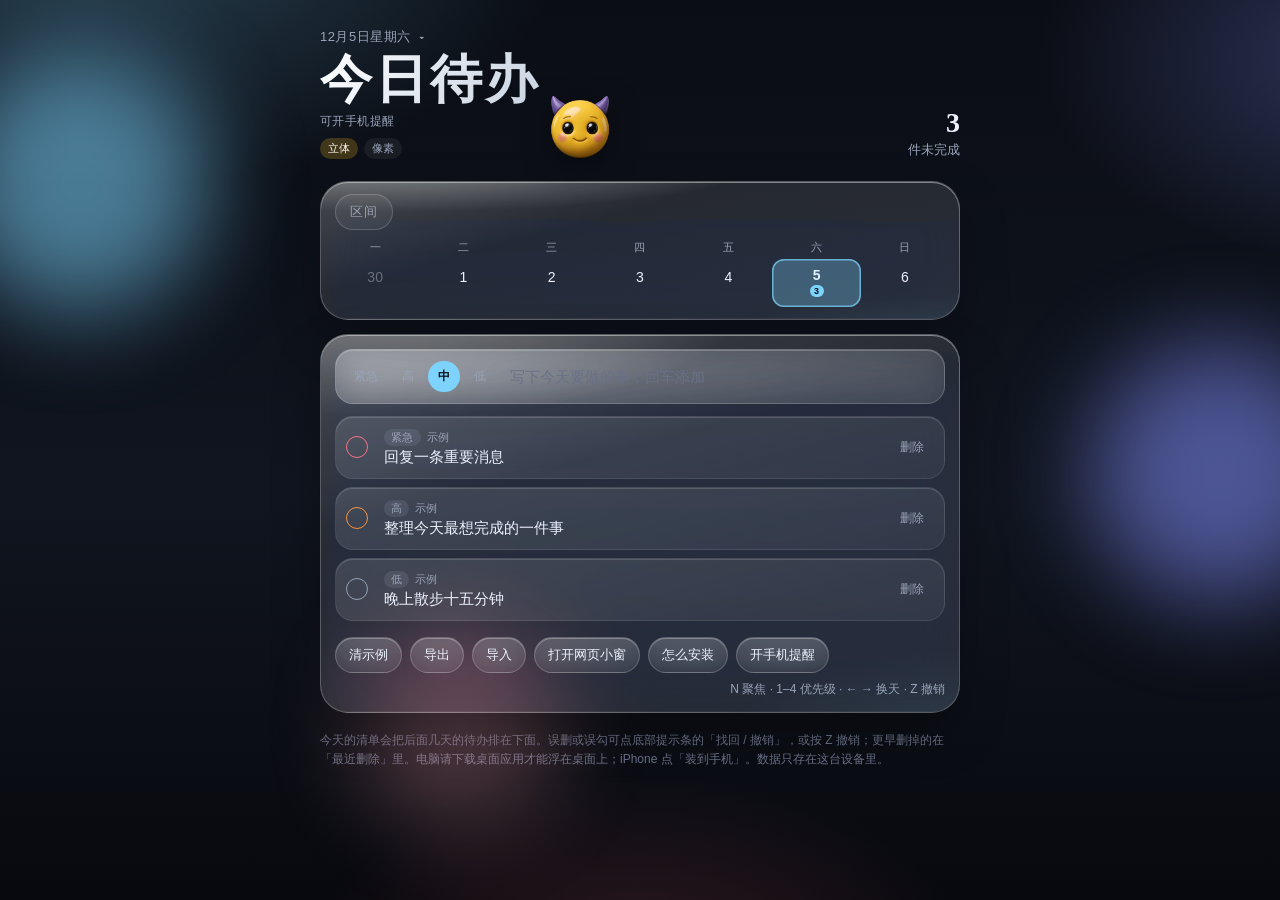
<file: index.html>
<!DOCTYPE html>
<html lang="zh-CN">
<head>
  <meta charset="UTF-8" />
  <meta name="viewport" content="width=device-width, initial-scale=1, viewport-fit=cover" />
  <meta name="theme-color" content="#0b0d12" />
  <meta name="color-scheme" content="dark" />
  <meta name="mobile-web-app-capable" content="yes" />
  <meta name="apple-mobile-web-app-capable" content="yes" />
  <meta name="apple-mobile-web-app-status-bar-style" content="black-translucent" />
  <meta name="apple-mobile-web-app-title" content="今日待办" />
  <title>今日待办</title>
  <link rel="manifest" href="manifest.json" />
  <link rel="icon" href="icon.svg" type="image/svg+xml" />
  <link rel="icon" href="icons/icon-192.png" type="image/png" sizes="192x192" />
  <link rel="apple-touch-icon" href="apple-touch-icon.png" sizes="180x180" />
  <link rel="stylesheet" href="styles.css" />
</head>
<body class="app">
  <svg class="lg-defs" aria-hidden="true" focusable="false">
    <filter id="liquid-glass" x="-10%" y="-10%" width="120%" height="120%" color-interpolation-filters="sRGB">
      <feGaussianBlur in="SourceGraphic" stdDeviation="1.1" result="blur" />
      <feTurbulence type="fractalNoise" baseFrequency="0.011 0.016" numOctaves="2" seed="4" result="noise" />
      <feDisplacementMap in="blur" in2="noise" scale="14" xChannelSelector="R" yChannelSelector="G" />
    </filter>
  </svg>
  <div class="orb orb-a"></div>
  <div class="orb orb-b"></div>
  <div class="orb orb-c"></div>
  <main class="app-wrap">
    <div class="drag-handle" id="drag-handle" hidden title="拖动"><i></i></div>
    <div class="native-bar" id="native-bar" hidden>
      <button type="button" class="ghost-btn on" id="native-pin">置顶</button>
      <button type="button" class="ghost-btn" id="native-export">导出</button>
      <button type="button" class="ghost-btn" id="native-import">导入</button>
      <button type="button" class="ghost-btn" id="native-close">关闭</button>
      <input id="native-import-file" type="file" accept="application/json,.json" hidden />
    </div>
    <header class="hero">
      <div>
        <div class="kicker-row">
          <button type="button" class="kicker-btn" id="date-toggle" aria-expanded="true" aria-controls="cal-panel">
            <span id="date-line"></span>
            <span class="cal-chevron" aria-hidden="true">▾</span>
          </button>
          <button type="button" class="btn jump-today" id="jump-today" hidden>回到今天</button>
        </div>
        <div class="hero-brand">
          <h1>今日待办</h1>
          <div class="pet-line" id="pet-line"></div>
          <div class="pet-styles" id="pet-styles">
            <button type="button" class="pet-style" data-style="3d">立体</button>
            <button type="button" class="pet-style" data-style="pixel">像素</button>
          </div>
          <button type="button" class="lantern" id="lantern" data-mood="idle" data-style="3d" aria-label="提醒小鲨">
            <span class="lantern-say" id="lantern-say" hidden></span>
            <span class="pet-orb" aria-hidden="true">
              <img class="lantern-img" id="lantern-img" src="icons/face3d-idle.png" width="72" height="72" alt="" />
            </span>
          </button>
        </div>
      </div>
      <div class="stat">
        <b id="count">0</b>
        <span id="stat-label">件未完成</span>
        <small class="overdue-hint" id="overdue-hint" hidden></small>
      </div>
    </header>

    <section class="cal-panel glass" id="cal-panel">
      <div class="cal-tools">
        <button type="button" class="range-toggle" id="range-toggle" aria-pressed="false">区间</button>
        <span class="range-badge" id="range-badge" hidden></span>
      </div>
      <div class="range-tabs" id="range-tabs" data-active="start" hidden>
        <button type="button" class="range-tab on" data-pick="start" aria-selected="true">
          <span class="k">开始</span>
          <span class="v" id="range-start-label">选择日期</span>
        </button>
        <button type="button" class="range-tab" data-pick="end" aria-selected="false">
          <span class="k">结束</span>
          <span class="v" id="range-end-label">选择日期</span>
        </button>
        <span class="range-underline" aria-hidden="true"></span>
      </div>
      <div class="cal-head" id="cal-head">
        <button type="button" class="cal-nav-btn" id="cal-prev" aria-label="上个月">‹</button>
        <button type="button" class="cal-title" id="cal-title"></button>
        <button type="button" class="cal-nav-btn" id="cal-next" aria-label="下个月">›</button>
      </div>
      <div class="cal-dows" id="cal-dows"></div>
      <div class="cal-grid" id="cal-grid"></div>
      <div class="range-presets" id="range-presets" hidden>
        <button type="button" class="range-chip" data-preset="weekend">本周末</button>
        <button type="button" class="range-chip" data-preset="3d">3天</button>
        <button type="button" class="range-chip" data-preset="1w">1周</button>
        <button type="button" class="range-chip" data-preset="2w">2周</button>
        <button type="button" class="range-chip" data-preset="clear">清除</button>
      </div>
      <div class="range-body" id="range-body" hidden>
        <div class="range-list" id="range-list"></div>
        <form class="range-add" id="range-add" autocomplete="off">
          <input id="range-input" maxlength="120" enterkeyhint="done" placeholder="在这 1 天每天添加…" aria-label="在区间内每天添加" />
          <button type="submit" class="btn">添加</button>
        </form>
      </div>
    </section>

    <section class="panel glass">
      <form class="add-row" id="add-form" autocomplete="off">
        <div class="prios" id="prios"></div>
        <input id="title-input" class="title-input" name="title" maxlength="120" enterkeyhint="done" autocapitalize="sentences" placeholder="写下今天要做的事，回车添加" />
      </form>
      <div class="list" id="list"></div>
      <div class="trash-box" id="trash-box" hidden></div>
      <div class="toolbar">
        <button type="button" class="btn" id="clear-samples" hidden>清示例</button>
        <button type="button" class="btn" id="trash-btn" hidden>最近删除</button>
        <button type="button" class="btn" id="export-btn">导出</button>
        <button type="button" class="btn" id="import-btn">导入</button>
        <input type="file" id="import-file" accept="application/json,.json" hidden />
        <button type="button" class="btn" id="app-dl-btn" hidden>下载桌面应用</button>
        <button type="button" class="btn" id="overlay-btn">打开网页小窗</button>
        <button type="button" class="btn" id="pin-btn">怎么安装</button>
        <button type="button" class="btn" id="remind-btn">开手机提醒</button>
        <button type="button" class="btn" id="install-btn" hidden>装到手机</button>
        <span class="hint">N 聚焦 · 1–4 优先级 · ← → 换天 · Z 撤销</span>
      </div>
      <aside class="pin-help" id="pin-help" hidden>
        <div class="sec-label" id="pin-help-title">下载桌面应用</div>
        <div id="pin-ios" hidden>
          <p>用 Safari 打开本页，就能装到 iPhone / iPad 主屏幕，之后像独立 App 一样用：没有地址栏，图标是今日待办，数据还在这台手机里。</p>
          <ol>
            <li>用 <b>Safari</b> 打开（不要用微信、钉钉里的内置浏览器）。</li>
            <li>点底部分享按钮 <b>□↑</b>。</li>
            <li>下滑找到 <b>添加到主屏幕</b>，名称保持「今日待办」，点添加。</li>
            <li>回主屏幕点新图标即可。以后改事项都在这个图标里，不必再打开浏览器。</li>
            <li>装好后再点「开手机提醒」，允许通知。小鲨会在傍晚、夜里或有逾期时催你，主屏幕图标也会标未完成件数。</li>
          </ol>
          <p>这不是 App Store 上架的原生应用。上架需要苹果开发者账号和 Xcode 打包，目前这套网页装到主屏幕已经能日常使用。</p>
        </div>
        <p id="pin-desk-lead">浏览器里的小窗不能一直浮在桌面上，也去不掉标题栏。Mac 请下载桌面应用，解压即用，默认置顶。</p>
        <div id="pin-mac">
          <ol>
            <li>点「下载桌面应用」，或打开 <a id="app-zip-link" href="macos/JinriOverlay.zip">今日待办.app</a>（zip）。</li>
            <li>解压出「今日待办.app」，拖到「应用程序」或桌面，再拖进程序坞。不需要 Chrome。</li>
            <li>第一次若被拦：macOS 15+ 到「系统设置 → 隐私与安全性」点「仍要打开」；更早系统按住 Control 点图标 →「打开」。</li>
            <li>打开后是无边框窗口，浮在别的软件上面。按住顶上横条或标题可拖动。点「置顶」可开关置顶，「关闭」退出。</li>
            <li>清单存在本机。若要和网页同一份：这边导出，应用里导入。</li>
          </ol>
        </div>
        <div id="pin-win">
          <ol>
            <li>点「打开网页小窗」可先预览。这个窗不能一直浮在桌面上。</li>
            <li>或按 <code>Win + R</code>，粘贴下面命令，开成没有地址栏的应用窗。</li>
            <li>要一直置顶：安装 <a href="https://learn.microsoft.com/windows/powertoys/" target="_blank" rel="noreferrer">PowerToys</a>，点小窗后按 <code>Ctrl</code> + <code>Win</code> + <code>T</code>。</li>
          </ol>
        </div>
        <div class="pin-cmd">
          <code id="pin-cmd-text"></code>
          <button type="button" class="btn" id="pin-copy">复制命令</button>
        </div>
      </aside>
    </section>
    <p class="foot">今天的清单会把后面几天的待办排在下面。误删或误勾可点底部提示条的「找回 / 撤销」，或按 Z 撤销；更早删掉的在「最近删除」里。电脑请下载桌面应用才能浮在桌面上；iPhone 点「装到手机」。数据只存在这台设备里。</p>
  </main>
  <div class="toast" id="toast" hidden>
    <span id="toast-text"></span>
    <button type="button" class="btn" id="toast-undo">撤销</button>
  </div>
  <script src="app.js"></script>
  <script>
    const { PRIORITIES, WEEKDAYS } = Jinri;
    let addPriority = "medium";
    const savedView = sessionStorage.getItem("jinri-view-date");
    let viewDate = Jinri.isDateStr(savedView) ? savedView : Jinri.shanghaiDateStr();
    let cal = Jinri.yearMonth(viewDate);
    let calOpen = sessionStorage.getItem("jinri-cal-open") === "1";
    let rangeOn = false;
    let rangeStart = "";
    let rangeEnd = "";
    let rangePick = "start";
    let rangePreset = "";
    let hoverDate = "";
    let markCache = {};
    let trashOpen = false;
    let lastUndo = null;
    let toastTimer = 0;

    function prioButtons(root, current, onPick) {
      root.innerHTML = PRIORITIES.map((p) =>
        `<button type="button" class="prio-btn${p.id === current ? " on" : ""}" data-p="${p.id}">${p.label}</button>`
      ).join("");
      root.querySelectorAll(".prio-btn").forEach((btn) => {
        btn.addEventListener("click", () => onPick(btn.dataset.p));
      });
    }

    function escapeAttr(s) {
      return String(s).replace(/&/g, "&amp;").replace(/"/g, "&quot;").replace(/</g, "&lt;");
    }

    function emptyMsg(day, today) {
      if (day > today) return "这天还没事";
      if (day === today) return "今天很轻，先写下一件小事。";
      return "这天没有待办";
    }

    function itemHtml(t, showDate) {
      const dateTag = showDate ? `<span>${Jinri.formatShortDate(t.date)}</span>` : "";
      const extra = showDate && !t.done ? " overdue" : "";
      return `
        <article class="item${t.done ? " done" : ""}${extra}" data-p="${t.priority}" data-id="${t.id}">
          <button class="check" type="button" aria-label="完成" data-act="toggle">
            <svg viewBox="0 0 12 12" fill="none"><path d="M2 6.2l2.6 2.6L10 3.2" stroke="currentColor" stroke-width="1.8" stroke-linecap="round"/></svg>
          </button>
          <div class="mid">
            <div class="meta">
              <span class="tag">${Jinri.priorityLabel(t.priority)}</span>
              ${dateTag}
              ${t.sample ? `<span>示例</span>` : ""}
            </div>
            <input class="title" value="${escapeAttr(t.title)}" maxlength="120" ${t.done ? "readonly" : ""} />
          </div>
          <div class="side">
            <button class="ghost" type="button" data-act="del">删除</button>
          </div>
        </article>
      `;
    }

    function dayButton(cell, today, marks) {
      const mark = marks[cell.date];
      const selected = !rangeOn && cell.date === viewDate;
      const cls = [
        "cal-day",
        cell.outside ? "out" : "",
        cell.date === today ? "today" : "",
        cell.date < today ? "past" : "",
        selected ? "sel" : "",
      ].filter(Boolean).join(" ");
      let markHtml = `<span class="cal-mark" aria-hidden="true"></span>`;
      if (mark) {
        const n = mark.open || mark.total;
        markHtml = `<span class="cal-mark on${mark.open ? " open" : ""}">${n > 1 ? n : ""}</span>`;
      }
      const dot = cell.date === today ? `<i class="cal-today-dot" aria-hidden="true"></i>` : "";
      return `<button type="button" class="${cls}" data-date="${cell.date}" aria-label="${cell.date}" aria-current="${selected ? "date" : "false"}"><span class="cal-num">${cell.day}</span>${dot}${markHtml}</button>`;
    }

    function canPointerHover() {
      return window.matchMedia("(hover: hover) and (pointer: fine)").matches;
    }

    function visibleRange() {
      if (!rangeOn || !Jinri.isDateStr(rangeStart)) return null;
      let end = rangeEnd;
      let preview = false;
      if (hoverDate && Jinri.isDateStr(hoverDate) && canPointerHover()) {
        end = hoverDate;
        preview = hoverDate !== rangeEnd || !rangeEnd;
      }
      if (!Jinri.isDateStr(end)) {
        return { start: rangeStart, end: rangeStart, days: [rangeStart], preview: false, single: true };
      }
      const days = Jinri.rangeDays(rangeStart, end);
      if (!days.length) return null;
      return { start: days[0], end: days[days.length - 1], days, preview, single: days.length === 1 };
    }

    function summaryCached(start, end) {
      const days = Jinri.rangeDays(start, end);
      let open = 0;
      days.forEach((d) => {
        const mark = markCache[d];
        if (mark) open += mark.open;
      });
      return { days: days.length, open };
    }

    function applyRangeVisuals() {
      const panel = document.getElementById("cal-panel");
      const vr = visibleRange();
      panel.classList.toggle("range-on", rangeOn);
      if (rangeOn && rangePreset) panel.dataset.preset = rangePreset;
      else delete panel.dataset.preset;
      const badge = document.getElementById("range-badge");
      if (!vr) {
        badge.hidden = true;
        badge.textContent = "";
      } else {
        const sum = summaryCached(vr.start, vr.end);
        badge.hidden = false;
        badge.textContent = sum.days + " 天 · " + sum.open + " 项未完成";
      }
      const set = vr ? new Set(vr.days) : null;
      document.querySelectorAll(".cal-week").forEach((row) => {
        const band = row.querySelector(".cal-band");
        const days = Array.from(row.querySelectorAll(".cal-day"));
        days.forEach((btn) => btn.classList.remove("in-range", "endpoint", "is-start", "is-end"));
        if (!vr) {
          band.hidden = true;
          band.classList.remove("is-on", "preview", "round-l", "round-r");
          return;
        }
        let first = -1;
        let last = -1;
        days.forEach((btn, i) => {
          const date = btn.dataset.date;
          if (!set.has(date)) return;
          if (first < 0) first = i;
          last = i;
          btn.classList.add("in-range");
          if (date === vr.start) btn.classList.add("endpoint", "is-start");
          if (date === vr.end) btn.classList.add("endpoint", "is-end");
        });
        if (first < 0 || vr.single) {
          band.hidden = true;
          band.classList.remove("is-on", "preview");
          return;
        }
        const wasHidden = band.hidden;
        band.hidden = false;
        band.classList.toggle("preview", !!vr.preview);
        band.classList.toggle("round-l", first === 0 || days[first].dataset.date === vr.start);
        band.classList.toggle("round-r", last === 6 || days[last].dataset.date === vr.end);
        band.style.setProperty("--from", String(first));
        band.style.setProperty("--to", String(last));
        if (wasHidden) {
          band.classList.remove("is-on");
          void band.offsetWidth;
          band.classList.add("is-on");
        }
      });
    }

    function renderRangeList() {
      const groups = Jinri.todosInRange(rangeStart, rangeEnd, true);
      const box = document.getElementById("range-list");
      if (!groups.length) {
        box.innerHTML = `<div class="empty range-empty">这几天还没有待办</div>`;
        return;
      }
      let html = "";
      groups.forEach((group) => {
        html += `<button type="button" class="sec-date" data-jump="${group.date}">${Jinri.formatShortDate(group.date)}</button>`;
        html += group.todos.map((t) => itemHtml(t, false)).join("");
      });
      box.innerHTML = html;
    }

    function renderRangeChrome() {
      const toggle = document.getElementById("range-toggle");
      toggle.classList.toggle("on", rangeOn);
      toggle.setAttribute("aria-pressed", rangeOn ? "true" : "false");
      const tabs = document.getElementById("range-tabs");
      tabs.hidden = !rangeOn;
      document.getElementById("range-presets").hidden = !rangeOn;
      const complete = !!(rangeOn && rangeStart && rangeEnd);
      document.getElementById("range-body").hidden = !complete;
      const active = rangePick === "end" ? "end" : "start";
      tabs.dataset.active = active;
      tabs.querySelectorAll(".range-tab").forEach((tab) => {
        const on = tab.dataset.pick === active;
        tab.classList.toggle("on", on);
        tab.setAttribute("aria-selected", on ? "true" : "false");
      });
      const startLabel = document.getElementById("range-start-label");
      const endLabel = document.getElementById("range-end-label");
      startLabel.textContent = rangeStart ? Jinri.formatShortDate(rangeStart) : "选择日期";
      endLabel.textContent = rangeEnd ? Jinri.formatShortDate(rangeEnd) : "选择日期";
      startLabel.classList.toggle("is-set", !!rangeStart);
      endLabel.classList.toggle("is-set", !!rangeEnd);
      document.querySelectorAll(".range-chip").forEach((chip) => {
        chip.classList.toggle("on", !!rangePreset && chip.dataset.preset === rangePreset);
      });
      if (complete) {
        const n = Jinri.rangeDays(rangeStart, rangeEnd).length;
        document.getElementById("range-input").placeholder = "在这 " + n + " 天每天添加…";
        renderRangeList();
      }
    }

    function renderCalendar() {
      const today = Jinri.shanghaiDateStr();
      markCache = Jinri.taskMarks();
      document.getElementById("cal-head").hidden = !calOpen;
      document.getElementById("cal-title").textContent = Jinri.formatMonthTitle(cal.y, cal.m);
      document.getElementById("cal-dows").innerHTML = WEEKDAYS.map((w) => `<div class="cal-dow">${w}</div>`).join("");
      const cells = calOpen ? Jinri.monthCells(cal.y, cal.m) : Jinri.weekCells(viewDate);
      const grid = document.getElementById("cal-grid");
      grid.classList.toggle("week", !calOpen);
      let html = "";
      for (let i = 0; i < cells.length; i += 7) {
        const slice = cells.slice(i, i + 7);
        html += `<div class="cal-week"><div class="cal-band" hidden></div>${slice.map((cell) => dayButton(cell, today, markCache)).join("")}</div>`;
      }
      grid.innerHTML = html;
      applyRangeVisuals();
    }

    function pickRangeDate(date) {
      if (!Jinri.isDateStr(date)) return;
      hoverDate = "";
      rangePreset = "";
      if (!rangeStart || rangePick === "start") {
        rangeStart = date;
        if (rangeEnd && rangeEnd < rangeStart) rangeEnd = "";
        rangePick = "end";
      } else {
        let end = date;
        let start = rangeStart;
        if (end < start) {
          const tmp = end;
          end = start;
          start = tmp;
        }
        const days = Jinri.rangeDays(start, end);
        rangeStart = days[0] || start;
        rangeEnd = days[days.length - 1] || end;
        rangePick = "end";
      }
      viewDate = rangeStart || date;
      cal = Jinri.yearMonth(viewDate);
      sessionStorage.setItem("jinri-view-date", viewDate);
      render();
    }

    function applyPreset(preset) {
      const span = Jinri.presetRange(Jinri.shanghaiDateStr(), preset);
      rangeOn = true;
      calOpen = true;
      sessionStorage.setItem("jinri-cal-open", "1");
      rangeStart = span.start;
      rangeEnd = span.end;
      rangePreset = preset;
      rangePick = "end";
      hoverDate = "";
      viewDate = span.start;
      cal = Jinri.yearMonth(span.start);
      sessionStorage.setItem("jinri-view-date", viewDate);
      render();
    }

    function clearRange() {
      rangeStart = "";
      rangeEnd = "";
      rangePreset = "";
      rangePick = "start";
      hoverDate = "";
      render();
    }

    function initRangeFromUrl() {
      let query = "";
      try { query = new URLSearchParams(location.search).get("range") || ""; } catch (e) { return; }
      if (!query) return;
      if (query === "weekend" || query === "3d" || query === "1w" || query === "2w") {
        const span = Jinri.presetRange(Jinri.shanghaiDateStr(), query);
        rangeOn = true;
        calOpen = true;
        rangeStart = span.start;
        rangeEnd = span.end;
        rangePreset = query;
        rangePick = "end";
        viewDate = span.start;
        cal = Jinri.yearMonth(span.start);
        return;
      }
      const match = query.match(/^(\d{4}-\d{2}-\d{2})\.\.(\d{4}-\d{2}-\d{2})$/);
      if (!match || !Jinri.isDateStr(match[1]) || !Jinri.isDateStr(match[2])) return;
      const days = Jinri.rangeDays(match[1], match[2]);
      if (!days.length) return;
      rangeOn = true;
      calOpen = true;
      rangeStart = days[0];
      rangeEnd = days[days.length - 1];
      rangePreset = "";
      rangePick = "end";
      viewDate = rangeStart;
      cal = Jinri.yearMonth(rangeStart);
    }

    function render() {
      const today = Jinri.shanghaiDateStr();
      const isToday = viewDate === today;
      document.getElementById("date-line").textContent = Jinri.formatHeaderDate(viewDate);
      document.getElementById("count").textContent = Jinri.unfinishedOnDate(viewDate);
      document.getElementById("jump-today").hidden = isToday;
      const overdueN = isToday ? Jinri.overdueTodos().length : 0;
      const hint = document.getElementById("overdue-hint");
      hint.hidden = !overdueN;
      hint.textContent = overdueN ? "另有" + overdueN + "件逾期" : "";
      document.getElementById("date-toggle").setAttribute("aria-expanded", calOpen ? "true" : "false");
      document.getElementById("date-toggle").classList.toggle("open", calOpen);
      document.getElementById("title-input").placeholder = isToday
        ? "写下今天要做的事，回车添加"
        : "写下这天要做的事，回车添加";
      prioButtons(document.getElementById("prios"), addPriority, (p) => {
        addPriority = p;
        render();
      });
      renderRangeChrome();
      renderCalendar();

      const dayItems = Jinri.todosOnDate(viewDate, true);
      const overdue = isToday ? Jinri.overdueTodos() : [];
      const later = isToday ? Jinri.upcomingGroups() : [];
      const list = document.getElementById("list");
      let html = "";
      if (overdue.length) {
        html += `<div class="sec-label warn">逾期</div>`;
        html += overdue.map((t) => itemHtml(t, true)).join("");
        if (dayItems.length || later.length) html += `<div class="sec-label">今天</div>`;
      }
      if (!dayItems.length) {
        if (!overdue.length && !later.length) html += `<div class="empty">${emptyMsg(viewDate, today)}</div>`;
      } else {
        html += dayItems.map((t) => itemHtml(t, false)).join("");
      }
      if (later.length) {
        html += `<div class="sec-label">陆续</div>`;
        later.forEach((group) => {
          html += `<button type="button" class="sec-date" data-jump="${group.date}">${Jinri.formatShortDate(group.date)}</button>`;
          html += group.items.map((t) => itemHtml(t, false)).join("");
        });
      }
      list.innerHTML = html;
      document.getElementById("clear-samples").hidden = !Jinri.hasSamples();
      renderTrash();
      renderLantern();
    }

    function renderTrash() {
      const items = Jinri.trashList();
      document.getElementById("trash-btn").hidden = !items.length;
      const box = document.getElementById("trash-box");
      box.hidden = !trashOpen || !items.length;
      if (box.hidden) return;
      box.innerHTML = `<div class="sec-label">最近删除</div>` + items.map((t) => `
        <article class="item trash-item" data-id="${t.id}">
          <div class="mid">
            <div class="meta">
              <span class="tag">${Jinri.priorityLabel(t.priority)}</span>
              <span>${Jinri.formatShortDate(t.date)}</span>
            </div>
            <div class="title">${escapeAttr(t.title)}</div>
          </div>
          <div class="side">
            <button class="ghost" type="button" data-act="restore">恢复</button>
          </div>
        </article>
      `).join("");
    }

    function showUndo(kind, payload, message) {
      lastUndo = { kind, payload };
      const toast = document.getElementById("toast");
      document.getElementById("toast-text").textContent = message;
      document.getElementById("toast-undo").textContent = kind === "delete" ? "找回" : "撤销";
      toast.hidden = false;
      armToast();
    }

    function armToast() {
      clearTimeout(toastTimer);
      toastTimer = setTimeout(() => { document.getElementById("toast").hidden = true; }, 15000);
    }

    function runUndo() {
      if (!lastUndo) return;
      if (lastUndo.kind === "delete") Jinri.restoreTodo(lastUndo.payload);
      if (lastUndo.kind === "toggle") Jinri.toggleTodo(lastUndo.payload);
      lastUndo = null;
      document.getElementById("toast").hidden = true;
      render();
    }

    let pokeUntil = 0;

    function renderLantern() {
      const pet = Jinri.petSpeech();
      const el = document.getElementById("lantern");
      const say = document.getElementById("lantern-say");
      const style = Jinri.petStyle();
      const poking = Date.now() < pokeUntil;
      el.dataset.mood = poking ? "poke" : pet.mood;
      el.dataset.style = style;
      const img = document.getElementById("lantern-img");
      const next = Jinri.petFaceSrc(poking ? "poke" : pet.mood, style);
      if (img.getAttribute("src") !== next) img.src = next;
      const show = poking || pet.mood === "dusk" || pet.mood === "night" || pet.mood === "overdue";
      say.hidden = !show;
      say.textContent = poking ? "加油！" : pet.text;
      el.setAttribute("aria-label", pet.speech);
      const line = document.getElementById("pet-line");
      const on = Jinri.remindOn();
      const bits = [];
      if (pet.streak) bits.push("连续" + pet.streak + "天");
      bits.push(on ? "小鲨会催手机" : "可开手机提醒");
      line.textContent = bits.join(" · ");
      document.querySelectorAll("#pet-styles .pet-style").forEach((btn) => {
        btn.classList.toggle("on", btn.dataset.style === style);
      });
      document.getElementById("remind-btn").textContent = on ? "已开提醒" : "开手机提醒";
      syncAppBadge(pet);
      maybeSendNag();
    }

    function badgeCount() {
      return Jinri.nowUnfinishedCount() + Jinri.overdueTodos().length;
    }

    function syncAppBadge(pet) {
      if (!navigator.setAppBadge) return;
      const n = pet && pet.mood === "done" ? 0 : badgeCount();
      if (n > 0) navigator.setAppBadge(n);
      else if (navigator.clearAppBadge) navigator.clearAppBadge();
    }

    function maybeSendNag() {
      const payload = Jinri.maybeNag();
      if (!payload) return;
      if (navigator.serviceWorker && navigator.serviceWorker.controller) {
        navigator.serviceWorker.controller.postMessage(payload);
      } else if (typeof Notification !== "undefined" && Notification.permission === "granted") {
        try { new Notification(payload.title, { body: payload.body, tag: "jinri-pet" }); } catch (e) {}
      }
    }

    let remindPrompted = false;

    async function enablePetRemind(force) {
      if (typeof Notification === "undefined") {
        if (force) alert("这台设备不支持系统通知。小鲨仍会在页面里催你。");
        return;
      }
      let perm = Notification.permission;
      if (perm === "denied") {
        Jinri.setRemindOn(false);
        if (force) alert("没打开通知。请用 Safari 把本页装到主屏幕，再允许通知。小鲨在页面里还是会说话。");
        renderLantern();
        return;
      }
      if (perm !== "granted") {
        if (remindPrompted && !force) {
          renderLantern();
          return;
        }
        remindPrompted = true;
        perm = await Notification.requestPermission();
      }
      Jinri.setRemindOn(perm === "granted");
      if (perm !== "granted" && force) {
        alert("没打开通知。请用 Safari 把本页装到主屏幕，再允许通知。小鲨在页面里还是会说话。");
      }
      renderLantern();
    }

    function selectDate(date) {
      if (!Jinri.isDateStr(date)) return;
      viewDate = date;
      cal = Jinri.yearMonth(date);
      sessionStorage.setItem("jinri-view-date", viewDate);
      render();
    }

    function jumpToday() {
      selectDate(Jinri.shanghaiDateStr());
    }

    document.getElementById("date-toggle").addEventListener("click", () => {
      calOpen = !calOpen;
      sessionStorage.setItem("jinri-cal-open", calOpen ? "1" : "0");
      render();
    });
    document.getElementById("jump-today").addEventListener("click", jumpToday);
    document.getElementById("lantern").addEventListener("click", () => {
      const pet = Jinri.petSpeech();
      const el = document.getElementById("lantern");
      const say = document.getElementById("lantern-say");
      pokeUntil = Date.now() + 1400;
      el.classList.add("is-poke");
      el.dataset.mood = "poke";
      document.getElementById("lantern-img").src = Jinri.petFaceSrc("poke");
      say.hidden = false;
      say.textContent = pet.mood === "done" ? pet.speech : "加油！";
      setTimeout(() => {
        el.classList.remove("is-poke");
        if (Date.now() >= pokeUntil) renderLantern();
      }, 1400);
      if (pet.mood === "overdue" || pet.mood === "night" || pet.mood === "dusk") jumpToday();
    });
    document.getElementById("pet-styles").addEventListener("click", (e) => {
      const btn = e.target.closest("[data-style]");
      if (!btn) return;
      Jinri.setPetStyle(btn.dataset.style);
      renderLantern();
    });
    document.getElementById("remind-btn").addEventListener("click", () => enablePetRemind(true));
    document.getElementById("cal-prev").addEventListener("click", () => {
      cal = Jinri.addMonths(cal.y, cal.m, -1);
      render();
    });
    document.getElementById("cal-next").addEventListener("click", () => {
      cal = Jinri.addMonths(cal.y, cal.m, 1);
      render();
    });
    document.getElementById("cal-title").addEventListener("click", () => {
      cal = Jinri.yearMonth(Jinri.shanghaiDateStr());
      render();
    });
    let touchX = null;
    const calPanel = document.getElementById("cal-panel");
    calPanel.addEventListener("touchstart", (e) => {
      touchX = e.changedTouches[0].clientX;
    }, { passive: true });
    calPanel.addEventListener("touchend", (e) => {
      if (touchX == null) return;
      const dx = e.changedTouches[0].clientX - touchX;
      touchX = null;
      if (Math.abs(dx) < 56) return;
      if (calOpen) {
        cal = Jinri.addMonths(cal.y, cal.m, dx < 0 ? 1 : -1);
        render();
      } else {
        selectDate(Jinri.addDays(viewDate, dx < 0 ? 7 : -7));
      }
    }, { passive: true });
    document.getElementById("cal-grid").addEventListener("click", (e) => {
      const btn = e.target.closest("[data-date]");
      if (!btn) return;
      if (rangeOn) pickRangeDate(btn.dataset.date);
      else selectDate(btn.dataset.date);
    });
    document.getElementById("cal-grid").addEventListener("pointerover", (e) => {
      if (!rangeOn || !rangeStart || !canPointerHover()) return;
      const btn = e.target.closest("[data-date]");
      if (!btn || btn.dataset.date === hoverDate) return;
      hoverDate = btn.dataset.date;
      applyRangeVisuals();
    });
    document.getElementById("cal-grid").addEventListener("pointerleave", () => {
      if (!hoverDate) return;
      hoverDate = "";
      applyRangeVisuals();
    });
    document.getElementById("range-toggle").addEventListener("click", () => {
      rangeOn = !rangeOn;
      hoverDate = "";
      if (rangeOn) {
        calOpen = true;
        sessionStorage.setItem("jinri-cal-open", "1");
      }
      render();
    });
    document.getElementById("range-tabs").addEventListener("click", (e) => {
      const tab = e.target.closest("[data-pick]");
      if (!tab) return;
      rangePick = tab.dataset.pick === "end" ? "end" : "start";
      render();
    });
    document.getElementById("range-presets").addEventListener("click", (e) => {
      const chip = e.target.closest("[data-preset]");
      if (!chip) return;
      if (chip.dataset.preset === "clear") clearRange();
      else applyPreset(chip.dataset.preset);
    });
    document.getElementById("range-add").addEventListener("submit", (e) => {
      e.preventDefault();
      const input = document.getElementById("range-input");
      const n = Jinri.addTodoRange(input.value, addPriority, rangeStart, rangeEnd);
      if (!n) return;
      input.value = "";
      render();
    });

    document.getElementById("add-form").addEventListener("submit", (e) => {
      e.preventDefault();
      const input = document.getElementById("title-input");
      Jinri.addTodo(input.value, addPriority, viewDate);
      input.value = "";
      render();
    });

    function onItemClick(e) {
      const jump = e.target.closest("[data-jump]");
      if (jump) { selectDate(jump.dataset.jump); return; }
      const item = e.target.closest(".item");
      if (!item) return;
      const act = e.target.closest("[data-act]")?.dataset.act;
      if (act === "toggle") {
        const title = item.querySelector(".title")?.value || "";
        const turningDone = !item.classList.contains("done");
        Jinri.toggleTodo(item.dataset.id);
        if (turningDone) showUndo("toggle", item.dataset.id, "已完成「" + title + "」");
        render();
      }
      if (act === "del") {
        const title = item.querySelector(".title")?.value || "";
        Jinri.deleteTodo(item.dataset.id);
        showUndo("delete", item.dataset.id, "已删除「" + title + "」");
        render();
      }
    }
    document.getElementById("list").addEventListener("click", onItemClick);
    document.getElementById("range-list").addEventListener("click", onItemClick);
    document.getElementById("trash-box").addEventListener("click", (e) => {
      const item = e.target.closest(".item");
      if (!item) return;
      if (e.target.closest("[data-act]")?.dataset.act === "restore") {
        Jinri.restoreTodo(item.dataset.id);
        render();
      }
    });
    document.getElementById("trash-btn").addEventListener("click", () => {
      trashOpen = !trashOpen;
      renderTrash();
    });
    document.getElementById("toast-undo").addEventListener("click", runUndo);
    // 鼠标停在提示条上时不自动收起，移开后再重新计时。
    document.getElementById("toast").addEventListener("mouseenter", () => clearTimeout(toastTimer));
    document.getElementById("toast").addEventListener("mouseleave", armToast);

    function onTitleChange(e) {
      if (!e.target.classList.contains("title")) return;
      const item = e.target.closest(".item");
      if (!item) return;
      Jinri.editTitle(item.dataset.id, e.target.value);
      render();
    }
    function onTitleKey(e) {
      if (e.target.classList.contains("title") && e.key === "Enter") {
        e.preventDefault();
        e.target.blur();
      }
    }
    document.getElementById("list").addEventListener("change", onTitleChange);
    document.getElementById("range-list").addEventListener("change", onTitleChange);
    document.getElementById("list").addEventListener("keydown", onTitleKey);
    document.getElementById("range-list").addEventListener("keydown", onTitleKey);

    document.getElementById("clear-samples").addEventListener("click", () => {
      Jinri.clearSamples();
      render();
    });

    document.getElementById("export-btn").addEventListener("click", () => {
      const blob = new Blob([Jinri.exportJson()], { type: "application/json" });
      const a = document.createElement("a");
      a.href = URL.createObjectURL(blob);
      a.download = "jinri-todos-" + Jinri.shanghaiDateStr() + ".json";
      a.click();
      URL.revokeObjectURL(a.href);
    });

    const APP_ZIP_LOCAL = new URL("macos/JinriOverlay.zip", location.href).href;
    const APP_ZIP_REMOTE = [
      "https://github.com/mostdesign01-sudo/jinri-todos/raw/cursor/desktop-app-9ccf/macos/JinriOverlay.zip",
      "https://github.com/mostdesign01-sudo/jinri-todos/raw/cursor/codex-faces-9ccf/macos/JinriOverlay.zip",
    ];

    async function desktopAppZipUrl() {
      try {
        const res = await fetch(APP_ZIP_LOCAL, { method: "HEAD" });
        if (res.ok) return APP_ZIP_LOCAL;
      } catch (e) {}
      return APP_ZIP_REMOTE[0];
    }

    async function downloadDesktopApp() {
      const href = await desktopAppZipUrl();
      const a = document.createElement("a");
      a.href = href;
      a.rel = "noopener";
      a.download = "今日待办.zip";
      document.body.appendChild(a);
      a.click();
      a.remove();
    }

    let overlayWin = null;
    async function openOverlayWindow() {
      if (window.documentPictureInPicture && documentPictureInPicture.window) return;
      if (overlayWin && !overlayWin.closed) {
        overlayWin.focus();
        return;
      }
      const url = new URL("overlay.html", location.href).href;
      if (window.documentPictureInPicture) {
        try {
          const pip = await documentPictureInPicture.requestWindow({ width: 400, height: 580 });
          pip.document.title = "今日待办";
          pip.document.documentElement.style.height = "100%";
          pip.document.body.style.cssText = "margin:0;height:100%;background:#0b0d12;overflow:hidden";
          const frame = pip.document.createElement("iframe");
          frame.src = url;
          frame.setAttribute("style", "border:0;width:100%;height:100%;display:block;background:#0b0d12");
          pip.document.body.appendChild(frame);
          return;
        } catch (err) {
          console.warn(err);
        }
      }
      overlayWin = window.open(
        url,
        "jinri-overlay",
        "popup=yes,width=400,height=580,left=72,top=72,resizable=yes,scrollbars=yes"
      );
      if (!overlayWin) {
        alert("浏览器拦住了小窗。网页小窗也不能浮在桌面上。Mac 请下载桌面应用。");
        return;
      }
      overlayWin.focus();
    }
    document.getElementById("overlay-btn").addEventListener("click", () => {
      openOverlayWindow();
    });
    document.getElementById("app-dl-btn").addEventListener("click", () => {
      downloadDesktopApp();
    });
    const pinHelp = document.getElementById("pin-help");
    const pinCmd = document.getElementById("pin-cmd-text");
    const overlayUrl = new URL("overlay.html", location.href).href;
    const ua = navigator.userAgent || "";
    const isIOS = /iPhone|iPad|iPod/.test(ua) || (navigator.platform === "MacIntel" && navigator.maxTouchPoints > 1);
    const isMac = /Mac/.test(navigator.platform + ua) && !isIOS;
    const isStandalone = window.matchMedia("(display-mode: standalone)").matches || !!navigator.standalone;
    const isNative = Jinri.isNativeShell();
    if (isIOS) document.body.classList.add("is-ios");
    if (isStandalone) document.body.classList.add("is-standalone");
    if (isNative) {
      document.documentElement.classList.add("glass", "native");
      document.body.classList.add("is-native");
    }
    document.getElementById("app-dl-btn").hidden = isIOS || isNative || !isMac;
    document.getElementById("overlay-btn").hidden = isIOS || isNative;
    document.getElementById("overlay-btn").textContent = isMac ? "网页小窗（不能置顶）" : "打开网页小窗";
    document.getElementById("pin-btn").hidden = isIOS || isNative;
    document.getElementById("install-btn").hidden = !isIOS || isStandalone || isNative;
    document.getElementById("pin-ios").hidden = !isIOS;
    document.getElementById("pin-desk-lead").hidden = isIOS;
    document.getElementById("pin-mac").hidden = !isMac;
    document.getElementById("pin-win").hidden = isIOS || isMac;
    document.querySelector(".pin-cmd").hidden = isIOS || isMac;
    document.getElementById("pin-help-title").textContent = isIOS ? "装到 iPhone 主屏幕" : "下载桌面应用";
    if (isMac && !isNative) pinHelp.hidden = false;
    desktopAppZipUrl().then((href) => {
      const link = document.getElementById("app-zip-link");
      if (link) link.href = href;
    });
    pinCmd.textContent = isMac
      ? "\"/Applications/Google Chrome.app/Contents/MacOS/Google Chrome\" --app=\"" + overlayUrl + "\""
      : "chrome --app=" + overlayUrl;
    function toggleHelp() {
      pinHelp.hidden = !pinHelp.hidden;
    }
    document.getElementById("pin-btn").addEventListener("click", toggleHelp);
    document.getElementById("install-btn").addEventListener("click", toggleHelp);

    if (isNative) {
      const bar = document.getElementById("native-bar");
      const handle = document.getElementById("drag-handle");
      bar.hidden = false;
      handle.hidden = false;
      const pinBtn = document.getElementById("native-pin");
      pinBtn.addEventListener("click", () => {
        const on = !pinBtn.classList.contains("on");
        pinBtn.classList.toggle("on", on);
        Jinri.nativeSend(on ? "pin" : "unpin");
      });
      document.getElementById("native-close").addEventListener("click", () => {
        Jinri.nativeSend("quit");
        try { window.close(); } catch (e) {}
      });
      [handle, document.querySelector(".hero-brand")].forEach((el) => {
        if (!el) return;
        el.addEventListener("mousedown", (e) => {
          if (e.button !== 0) return;
          e.preventDefault();
          Jinri.nativeSend("drag");
        });
      });
      window.__jinriImport = (text) => {
        try {
          Jinri.importJson(String(text || ""));
          render();
        } catch (err) {
          alert("导入失败，请选今天待办导出的 JSON。");
        }
      };
      document.getElementById("native-export").addEventListener("click", () => {
        if (Jinri.nativeBridge()) {
          Jinri.nativeSend("export:" + Jinri.exportJson());
          return;
        }
        document.getElementById("export-btn").click();
      });
      document.getElementById("native-import").addEventListener("click", () => {
        if (Jinri.nativeBridge()) {
          Jinri.nativeSend("import");
          return;
        }
        document.getElementById("native-import-file").click();
      });
      document.getElementById("native-import-file").addEventListener("change", (e) => {
        const file = e.target.files && e.target.files[0];
        if (!file) return;
        const reader = new FileReader();
        reader.onload = () => window.__jinriImport(reader.result);
        reader.readAsText(file, "utf-8");
        e.target.value = "";
      });
    }
    document.getElementById("pin-copy").addEventListener("click", async () => {
      const text = pinCmd.textContent;
      try {
        await navigator.clipboard.writeText(text);
        document.getElementById("pin-copy").textContent = "已复制";
        setTimeout(() => { document.getElementById("pin-copy").textContent = "复制命令"; }, 1600);
      } catch {
        prompt("复制这行：", text);
      }
    });

    document.getElementById("import-btn").addEventListener("click", () => {
      document.getElementById("import-file").click();
    });
    document.getElementById("import-file").addEventListener("change", async (e) => {
      const file = e.target.files[0];
      if (!file) return;
      try {
        Jinri.importJson(await file.text());
        render();
      } catch {
        alert("导入失败，请检查 JSON 文件。");
      }
      e.target.value = "";
    });

    document.addEventListener("keydown", (e) => {
      const tag = (e.target.tagName || "").toLowerCase();
      const typing = tag === "input" || tag === "textarea";
      if (e.key === "n" && !typing) {
        e.preventDefault();
        document.getElementById("title-input").focus();
      }
      if (["1", "2", "3", "4"].includes(e.key) && !typing) {
        addPriority = PRIORITIES[Number(e.key) - 1].id;
        render();
      }
      if ((e.key === "ArrowLeft" || e.key === "ArrowRight") && !typing) {
        e.preventDefault();
        selectDate(Jinri.addDays(viewDate, e.key === "ArrowRight" ? 1 : -1));
      }
      if ((e.key === "z" || e.key === "Z") && !typing && !e.ctrlKey && !e.metaKey) {
        e.preventDefault();
        runUndo();
      }
    });

    window.addEventListener("storage", (e) => {
      if (e.key === Jinri.STORAGE_KEY) render();
    });
    initRangeFromUrl();
    render();
    setInterval(renderLantern, 60000);
    document.addEventListener("visibilitychange", () => {
      if (document.visibilityState === "visible") renderLantern();
    });
    if ("serviceWorker" in navigator) {
      navigator.serviceWorker.register("./sw.js");
    }
  </script>
</body>
</html>
</file>
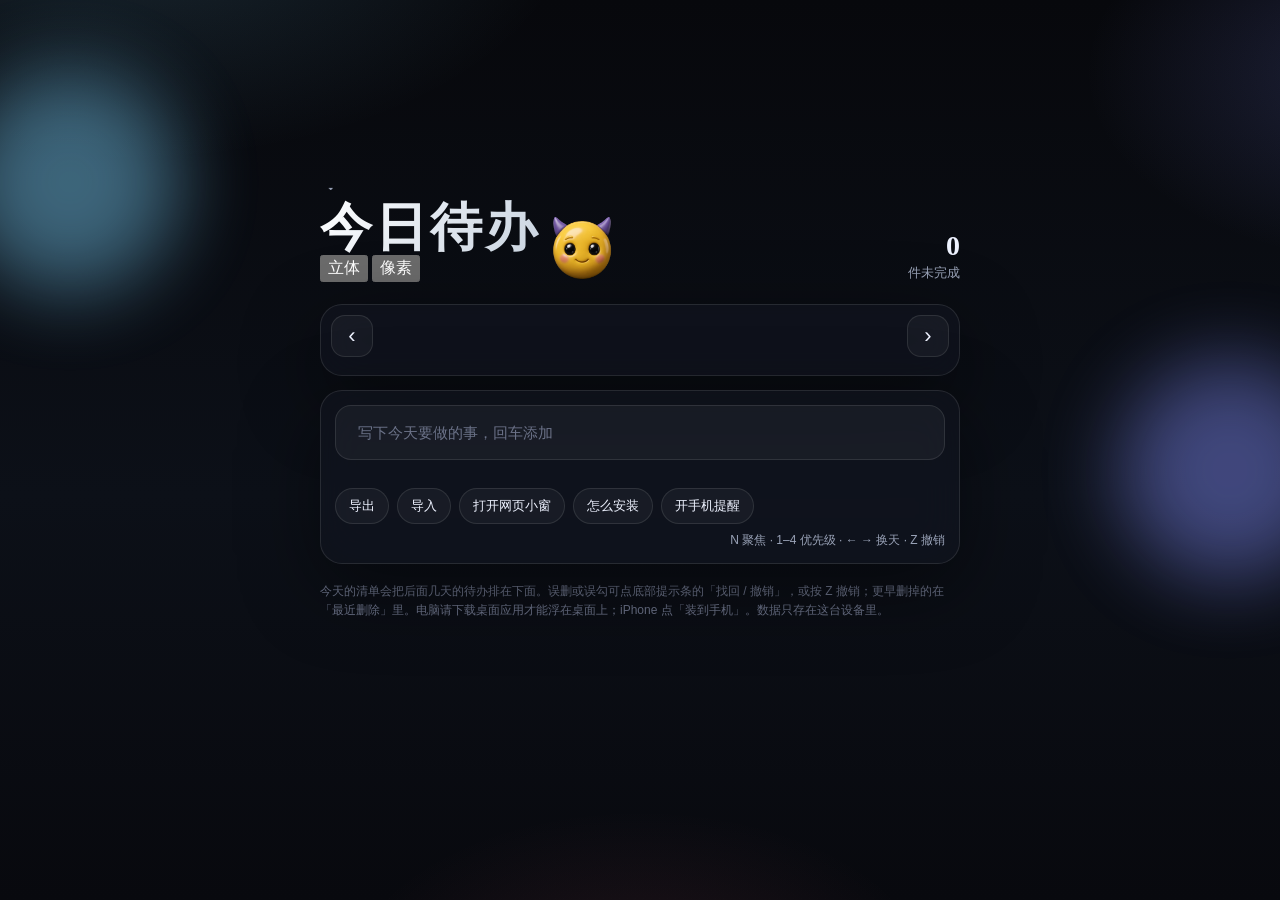
<file: macos/JinriOverlay.app/Contents/Resources/www/index.html>
<!DOCTYPE html>
<html lang="zh-CN">
<head>
  <meta charset="UTF-8" />
  <meta name="viewport" content="width=device-width, initial-scale=1, viewport-fit=cover" />
  <meta name="theme-color" content="#0b0d12" />
  <meta name="color-scheme" content="dark" />
  <meta name="mobile-web-app-capable" content="yes" />
  <meta name="apple-mobile-web-app-capable" content="yes" />
  <meta name="apple-mobile-web-app-status-bar-style" content="black-translucent" />
  <meta name="apple-mobile-web-app-title" content="今日待办" />
  <title>今日待办</title>
  <link rel="manifest" href="manifest.json" />
  <link rel="icon" href="icon.svg" type="image/svg+xml" />
  <link rel="icon" href="icons/icon-192.png" type="image/png" sizes="192x192" />
  <link rel="apple-touch-icon" href="apple-touch-icon.png" sizes="180x180" />
  <link rel="stylesheet" href="styles.css" />
</head>
<body class="app">
  <svg class="lg-defs" aria-hidden="true" focusable="false">
    <filter id="liquid-glass" x="-10%" y="-10%" width="120%" height="120%" color-interpolation-filters="sRGB">
      <feGaussianBlur in="SourceGraphic" stdDeviation="1.1" result="blur" />
      <feTurbulence type="fractalNoise" baseFrequency="0.011 0.016" numOctaves="2" seed="4" result="noise" />
      <feDisplacementMap in="blur" in2="noise" scale="14" xChannelSelector="R" yChannelSelector="G" />
    </filter>
  </svg>
  <div class="orb orb-a"></div>
  <div class="orb orb-b"></div>
  <div class="orb orb-c"></div>
  <main class="app-wrap">
    <div class="drag-handle" id="drag-handle" hidden title="拖动"><i></i></div>
    <div class="native-bar" id="native-bar" hidden>
      <button type="button" class="ghost-btn on" id="native-pin">置顶</button>
      <button type="button" class="ghost-btn" id="native-export">导出</button>
      <button type="button" class="ghost-btn" id="native-import">导入</button>
      <button type="button" class="ghost-btn" id="native-close">关闭</button>
      <input id="native-import-file" type="file" accept="application/json,.json" hidden />
    </div>
    <header class="hero">
      <div>
        <div class="kicker-row">
          <button type="button" class="kicker-btn" id="date-toggle" aria-expanded="true" aria-controls="cal-panel">
            <span id="date-line"></span>
            <span class="cal-chevron" aria-hidden="true">▾</span>
          </button>
          <button type="button" class="btn jump-today" id="jump-today" hidden>回到今天</button>
        </div>
        <div class="hero-brand">
          <h1>今日待办</h1>
          <div class="pet-line" id="pet-line"></div>
          <div class="pet-styles" id="pet-styles">
            <button type="button" class="pet-style" data-style="3d">立体</button>
            <button type="button" class="pet-style" data-style="pixel">像素</button>
          </div>
          <button type="button" class="lantern" id="lantern" data-mood="idle" data-style="3d" aria-label="提醒小鲨">
            <span class="lantern-say" id="lantern-say" hidden></span>
            <span class="pet-orb" aria-hidden="true">
              <img class="lantern-img" id="lantern-img" src="icons/face3d-idle.png" width="72" height="72" alt="" />
            </span>
          </button>
        </div>
      </div>
      <div class="stat">
        <b id="count">0</b>
        <span id="stat-label">件未完成</span>
        <small class="overdue-hint" id="overdue-hint" hidden></small>
      </div>
    </header>

    <section class="cal-panel glass" id="cal-panel">
      <div class="cal-head" id="cal-head">
        <button type="button" class="cal-nav-btn" id="cal-prev" aria-label="上个月">‹</button>
        <button type="button" class="cal-title" id="cal-title"></button>
        <button type="button" class="cal-nav-btn" id="cal-next" aria-label="下个月">›</button>
      </div>
      <div class="cal-dows" id="cal-dows"></div>
      <div class="cal-grid" id="cal-grid"></div>
    </section>

    <section class="panel glass">
      <form class="add-row" id="add-form" autocomplete="off">
        <div class="prios" id="prios"></div>
        <input id="title-input" class="title-input" name="title" maxlength="120" enterkeyhint="done" autocapitalize="sentences" placeholder="写下今天要做的事，回车添加" />
      </form>
      <div class="list" id="list"></div>
      <div class="trash-box" id="trash-box" hidden></div>
      <div class="toolbar">
        <button type="button" class="btn" id="clear-samples" hidden>清示例</button>
        <button type="button" class="btn" id="trash-btn" hidden>最近删除</button>
        <button type="button" class="btn" id="export-btn">导出</button>
        <button type="button" class="btn" id="import-btn">导入</button>
        <input type="file" id="import-file" accept="application/json,.json" hidden />
        <button type="button" class="btn" id="app-dl-btn" hidden>下载桌面应用</button>
        <button type="button" class="btn" id="overlay-btn">打开网页小窗</button>
        <button type="button" class="btn" id="pin-btn">怎么安装</button>
        <button type="button" class="btn" id="remind-btn">开手机提醒</button>
        <button type="button" class="btn" id="install-btn" hidden>装到手机</button>
        <span class="hint">N 聚焦 · 1–4 优先级 · ← → 换天 · Z 撤销</span>
      </div>
      <aside class="pin-help" id="pin-help" hidden>
        <div class="sec-label" id="pin-help-title">下载桌面应用</div>
        <div id="pin-ios" hidden>
          <p>用 Safari 打开本页，就能装到 iPhone / iPad 主屏幕，之后像独立 App 一样用：没有地址栏，图标是今日待办，数据还在这台手机里。</p>
          <ol>
            <li>用 <b>Safari</b> 打开（不要用微信、钉钉里的内置浏览器）。</li>
            <li>点底部分享按钮 <b>□↑</b>。</li>
            <li>下滑找到 <b>添加到主屏幕</b>，名称保持「今日待办」，点添加。</li>
            <li>回主屏幕点新图标即可。以后改事项都在这个图标里，不必再打开浏览器。</li>
            <li>装好后再点「开手机提醒」，允许通知。小鲨会在傍晚、夜里或有逾期时催你，主屏幕图标也会标未完成件数。</li>
          </ol>
          <p>这不是 App Store 上架的原生应用。上架需要苹果开发者账号和 Xcode 打包，目前这套网页装到主屏幕已经能日常使用。</p>
        </div>
        <p id="pin-desk-lead">浏览器里的小窗不能一直浮在桌面上，也去不掉标题栏。Mac 请下载桌面应用，解压即用，默认置顶。</p>
        <div id="pin-mac">
          <ol>
            <li>点「下载桌面应用」，或打开 <a id="app-zip-link" href="macos/JinriOverlay.zip">今日待办.app</a>（zip）。</li>
            <li>解压出「今日待办.app」，拖到「应用程序」或桌面，再拖进程序坞。不需要 Chrome。</li>
            <li>第一次若被拦：macOS 15+ 到「系统设置 → 隐私与安全性」点「仍要打开」；更早系统按住 Control 点图标 →「打开」。</li>
            <li>打开后是无边框窗口，浮在别的软件上面。按住顶上横条或标题可拖动。点「置顶」可开关置顶，「关闭」退出。</li>
            <li>清单存在本机。若要和网页同一份：这边导出，应用里导入。</li>
          </ol>
        </div>
        <div id="pin-win">
          <ol>
            <li>点「打开网页小窗」可先预览。这个窗不能一直浮在桌面上。</li>
            <li>或按 <code>Win + R</code>，粘贴下面命令，开成没有地址栏的应用窗。</li>
            <li>要一直置顶：安装 <a href="https://learn.microsoft.com/windows/powertoys/" target="_blank" rel="noreferrer">PowerToys</a>，点小窗后按 <code>Ctrl</code> + <code>Win</code> + <code>T</code>。</li>
          </ol>
        </div>
        <div class="pin-cmd">
          <code id="pin-cmd-text"></code>
          <button type="button" class="btn" id="pin-copy">复制命令</button>
        </div>
      </aside>
    </section>
    <p class="foot">今天的清单会把后面几天的待办排在下面。误删或误勾可点底部提示条的「找回 / 撤销」，或按 Z 撤销；更早删掉的在「最近删除」里。电脑请下载桌面应用才能浮在桌面上；iPhone 点「装到手机」。数据只存在这台设备里。</p>
  </main>
  <div class="toast" id="toast" hidden>
    <span id="toast-text"></span>
    <button type="button" class="btn" id="toast-undo">撤销</button>
  </div>
  <script src="app.js"></script>
  <script>
    const { PRIORITIES, WEEKDAYS } = Jinri;
    let addPriority = "medium";
    const savedView = sessionStorage.getItem("jinri-view-date");
    let viewDate = Jinri.isDateStr(savedView) ? savedView : Jinri.shanghaiDateStr();
    let cal = Jinri.yearMonth(viewDate);
    let calOpen = sessionStorage.getItem("jinri-cal-open") === "1";
    let trashOpen = false;
    let lastUndo = null;
    let toastTimer = 0;

    function prioButtons(root, current, onPick) {
      root.innerHTML = PRIORITIES.map((p) =>
        `<button type="button" class="prio-btn${p.id === current ? " on" : ""}" data-p="${p.id}">${p.label}</button>`
      ).join("");
      root.querySelectorAll(".prio-btn").forEach((btn) => {
        btn.addEventListener("click", () => onPick(btn.dataset.p));
      });
    }

    function escapeAttr(s) {
      return String(s).replace(/&/g, "&amp;").replace(/"/g, "&quot;").replace(/</g, "&lt;");
    }

    function emptyMsg(day, today) {
      if (day > today) return "这天还没事";
      if (day === today) return "今天很轻，先写下一件小事。";
      return "这天没有待办";
    }

    function itemHtml(t, showDate) {
      const dateTag = showDate ? `<span>${Jinri.formatShortDate(t.date)}</span>` : "";
      const extra = showDate && !t.done ? " overdue" : "";
      return `
        <article class="item${t.done ? " done" : ""}${extra}" data-p="${t.priority}" data-id="${t.id}">
          <button class="check" type="button" aria-label="完成" data-act="toggle">
            <svg viewBox="0 0 12 12" fill="none"><path d="M2 6.2l2.6 2.6L10 3.2" stroke="currentColor" stroke-width="1.8" stroke-linecap="round"/></svg>
          </button>
          <div class="mid">
            <div class="meta">
              <span class="tag">${Jinri.priorityLabel(t.priority)}</span>
              ${dateTag}
              ${t.sample ? `<span>示例</span>` : ""}
            </div>
            <input class="title" value="${escapeAttr(t.title)}" maxlength="120" ${t.done ? "readonly" : ""} />
          </div>
          <div class="side">
            <button class="ghost" type="button" data-act="del">删除</button>
          </div>
        </article>
      `;
    }

    function dayButton(cell, today, marks) {
      const mark = marks[cell.date];
      const cls = [
        "cal-day",
        cell.outside ? "out" : "",
        cell.date === today ? "today" : "",
        cell.date === viewDate ? "sel" : "",
      ].filter(Boolean).join(" ");
      let markHtml = `<span class="cal-mark" aria-hidden="true"></span>`;
      if (mark) {
        const n = mark.open || mark.total;
        markHtml = `<span class="cal-mark on${mark.open ? " open" : ""}">${n > 1 ? n : ""}</span>`;
      }
      return `<button type="button" class="${cls}" data-date="${cell.date}" aria-label="${cell.date}" aria-current="${cell.date === viewDate ? "date" : "false"}"><span class="cal-num">${cell.day}</span>${markHtml}</button>`;
    }

    function renderCalendar() {
      const today = Jinri.shanghaiDateStr();
      const marks = Jinri.taskMarks();
      document.getElementById("cal-head").hidden = !calOpen;
      document.getElementById("cal-title").textContent = Jinri.formatMonthTitle(cal.y, cal.m);
      document.getElementById("cal-dows").innerHTML = WEEKDAYS.map((w) => `<div class="cal-dow">${w}</div>`).join("");
      const cells = calOpen ? Jinri.monthCells(cal.y, cal.m) : Jinri.weekCells(viewDate);
      const grid = document.getElementById("cal-grid");
      grid.classList.toggle("week", !calOpen);
      grid.innerHTML = cells.map((cell) => dayButton(cell, today, marks)).join("");
    }

    function render() {
      const today = Jinri.shanghaiDateStr();
      const isToday = viewDate === today;
      document.getElementById("date-line").textContent = Jinri.formatHeaderDate(viewDate);
      document.getElementById("count").textContent = Jinri.unfinishedOnDate(viewDate);
      document.getElementById("jump-today").hidden = isToday;
      const overdueN = isToday ? Jinri.overdueTodos().length : 0;
      const hint = document.getElementById("overdue-hint");
      hint.hidden = !overdueN;
      hint.textContent = overdueN ? "另有" + overdueN + "件逾期" : "";
      document.getElementById("date-toggle").setAttribute("aria-expanded", calOpen ? "true" : "false");
      document.getElementById("date-toggle").classList.toggle("open", calOpen);
      document.getElementById("title-input").placeholder = isToday
        ? "写下今天要做的事，回车添加"
        : "写下这天要做的事，回车添加";
      prioButtons(document.getElementById("prios"), addPriority, (p) => {
        addPriority = p;
        render();
      });
      renderCalendar();

      const dayItems = Jinri.todosOnDate(viewDate, true);
      const overdue = isToday ? Jinri.overdueTodos() : [];
      const later = isToday ? Jinri.upcomingGroups() : [];
      const list = document.getElementById("list");
      let html = "";
      if (overdue.length) {
        html += `<div class="sec-label warn">逾期</div>`;
        html += overdue.map((t) => itemHtml(t, true)).join("");
        if (dayItems.length || later.length) html += `<div class="sec-label">今天</div>`;
      }
      if (!dayItems.length) {
        if (!overdue.length && !later.length) html += `<div class="empty">${emptyMsg(viewDate, today)}</div>`;
      } else {
        html += dayItems.map((t) => itemHtml(t, false)).join("");
      }
      if (later.length) {
        html += `<div class="sec-label">陆续</div>`;
        later.forEach((group) => {
          html += `<button type="button" class="sec-date" data-jump="${group.date}">${Jinri.formatShortDate(group.date)}</button>`;
          html += group.items.map((t) => itemHtml(t, false)).join("");
        });
      }
      list.innerHTML = html;
      document.getElementById("clear-samples").hidden = !Jinri.hasSamples();
      renderTrash();
      renderLantern();
    }

    function renderTrash() {
      const items = Jinri.trashList();
      document.getElementById("trash-btn").hidden = !items.length;
      const box = document.getElementById("trash-box");
      box.hidden = !trashOpen || !items.length;
      if (box.hidden) return;
      box.innerHTML = `<div class="sec-label">最近删除</div>` + items.map((t) => `
        <article class="item trash-item" data-id="${t.id}">
          <div class="mid">
            <div class="meta">
              <span class="tag">${Jinri.priorityLabel(t.priority)}</span>
              <span>${Jinri.formatShortDate(t.date)}</span>
            </div>
            <div class="title">${escapeAttr(t.title)}</div>
          </div>
          <div class="side">
            <button class="ghost" type="button" data-act="restore">恢复</button>
          </div>
        </article>
      `).join("");
    }

    function showUndo(kind, payload, message) {
      lastUndo = { kind, payload };
      const toast = document.getElementById("toast");
      document.getElementById("toast-text").textContent = message;
      document.getElementById("toast-undo").textContent = kind === "delete" ? "找回" : "撤销";
      toast.hidden = false;
      armToast();
    }

    function armToast() {
      clearTimeout(toastTimer);
      toastTimer = setTimeout(() => { document.getElementById("toast").hidden = true; }, 15000);
    }

    function runUndo() {
      if (!lastUndo) return;
      if (lastUndo.kind === "delete") Jinri.restoreTodo(lastUndo.payload);
      if (lastUndo.kind === "toggle") Jinri.toggleTodo(lastUndo.payload);
      lastUndo = null;
      document.getElementById("toast").hidden = true;
      render();
    }

    let pokeUntil = 0;

    function renderLantern() {
      const pet = Jinri.petSpeech();
      const el = document.getElementById("lantern");
      const say = document.getElementById("lantern-say");
      const style = Jinri.petStyle();
      const poking = Date.now() < pokeUntil;
      el.dataset.mood = poking ? "poke" : pet.mood;
      el.dataset.style = style;
      const img = document.getElementById("lantern-img");
      const next = Jinri.petFaceSrc(poking ? "poke" : pet.mood, style);
      if (img.getAttribute("src") !== next) img.src = next;
      const show = poking || pet.mood === "dusk" || pet.mood === "night" || pet.mood === "overdue";
      say.hidden = !show;
      say.textContent = poking ? "加油！" : pet.text;
      el.setAttribute("aria-label", pet.speech);
      const line = document.getElementById("pet-line");
      const on = Jinri.remindOn();
      const bits = [];
      if (pet.streak) bits.push("连续" + pet.streak + "天");
      bits.push(on ? "小鲨会催手机" : "可开手机提醒");
      line.textContent = bits.join(" · ");
      document.querySelectorAll("#pet-styles .pet-style").forEach((btn) => {
        btn.classList.toggle("on", btn.dataset.style === style);
      });
      document.getElementById("remind-btn").textContent = on ? "已开提醒" : "开手机提醒";
      syncAppBadge(pet);
      maybeSendNag();
    }

    function badgeCount() {
      return Jinri.nowUnfinishedCount() + Jinri.overdueTodos().length;
    }

    function syncAppBadge(pet) {
      if (!navigator.setAppBadge) return;
      const n = pet && pet.mood === "done" ? 0 : badgeCount();
      if (n > 0) navigator.setAppBadge(n);
      else if (navigator.clearAppBadge) navigator.clearAppBadge();
    }

    function maybeSendNag() {
      const payload = Jinri.maybeNag();
      if (!payload) return;
      if (navigator.serviceWorker && navigator.serviceWorker.controller) {
        navigator.serviceWorker.controller.postMessage(payload);
      } else if (typeof Notification !== "undefined" && Notification.permission === "granted") {
        try { new Notification(payload.title, { body: payload.body, tag: "jinri-pet" }); } catch (e) {}
      }
    }

    let remindPrompted = false;

    async function enablePetRemind(force) {
      if (typeof Notification === "undefined") {
        if (force) alert("这台设备不支持系统通知。小鲨仍会在页面里催你。");
        return;
      }
      let perm = Notification.permission;
      if (perm === "denied") {
        Jinri.setRemindOn(false);
        if (force) alert("没打开通知。请用 Safari 把本页装到主屏幕，再允许通知。小鲨在页面里还是会说话。");
        renderLantern();
        return;
      }
      if (perm !== "granted") {
        if (remindPrompted && !force) {
          renderLantern();
          return;
        }
        remindPrompted = true;
        perm = await Notification.requestPermission();
      }
      Jinri.setRemindOn(perm === "granted");
      if (perm !== "granted" && force) {
        alert("没打开通知。请用 Safari 把本页装到主屏幕，再允许通知。小鲨在页面里还是会说话。");
      }
      renderLantern();
    }

    function selectDate(date) {
      if (!Jinri.isDateStr(date)) return;
      viewDate = date;
      cal = Jinri.yearMonth(date);
      sessionStorage.setItem("jinri-view-date", viewDate);
      render();
    }

    function jumpToday() {
      selectDate(Jinri.shanghaiDateStr());
    }

    document.getElementById("date-toggle").addEventListener("click", () => {
      calOpen = !calOpen;
      sessionStorage.setItem("jinri-cal-open", calOpen ? "1" : "0");
      render();
    });
    document.getElementById("jump-today").addEventListener("click", jumpToday);
    document.getElementById("lantern").addEventListener("click", () => {
      const pet = Jinri.petSpeech();
      const el = document.getElementById("lantern");
      const say = document.getElementById("lantern-say");
      pokeUntil = Date.now() + 1400;
      el.classList.add("is-poke");
      el.dataset.mood = "poke";
      document.getElementById("lantern-img").src = Jinri.petFaceSrc("poke");
      say.hidden = false;
      say.textContent = pet.mood === "done" ? pet.speech : "加油！";
      setTimeout(() => {
        el.classList.remove("is-poke");
        if (Date.now() >= pokeUntil) renderLantern();
      }, 1400);
      if (pet.mood === "overdue" || pet.mood === "night" || pet.mood === "dusk") jumpToday();
    });
    document.getElementById("pet-styles").addEventListener("click", (e) => {
      const btn = e.target.closest("[data-style]");
      if (!btn) return;
      Jinri.setPetStyle(btn.dataset.style);
      renderLantern();
    });
    document.getElementById("remind-btn").addEventListener("click", () => enablePetRemind(true));
    document.getElementById("cal-prev").addEventListener("click", () => {
      cal = Jinri.addMonths(cal.y, cal.m, -1);
      render();
    });
    document.getElementById("cal-next").addEventListener("click", () => {
      cal = Jinri.addMonths(cal.y, cal.m, 1);
      render();
    });
    document.getElementById("cal-title").addEventListener("click", () => {
      cal = Jinri.yearMonth(Jinri.shanghaiDateStr());
      render();
    });
    let touchX = null;
    const calPanel = document.getElementById("cal-panel");
    calPanel.addEventListener("touchstart", (e) => {
      touchX = e.changedTouches[0].clientX;
    }, { passive: true });
    calPanel.addEventListener("touchend", (e) => {
      if (touchX == null) return;
      const dx = e.changedTouches[0].clientX - touchX;
      touchX = null;
      if (Math.abs(dx) < 56) return;
      if (calOpen) {
        cal = Jinri.addMonths(cal.y, cal.m, dx < 0 ? 1 : -1);
        render();
      } else {
        selectDate(Jinri.addDays(viewDate, dx < 0 ? 7 : -7));
      }
    }, { passive: true });
    document.getElementById("cal-grid").addEventListener("click", (e) => {
      const btn = e.target.closest("[data-date]");
      if (btn) selectDate(btn.dataset.date);
    });

    document.getElementById("add-form").addEventListener("submit", (e) => {
      e.preventDefault();
      const input = document.getElementById("title-input");
      Jinri.addTodo(input.value, addPriority, viewDate);
      input.value = "";
      render();
    });

    document.getElementById("list").addEventListener("click", (e) => {
      const jump = e.target.closest("[data-jump]");
      if (jump) { selectDate(jump.dataset.jump); return; }
      const item = e.target.closest(".item");
      if (!item) return;
      const act = e.target.closest("[data-act]")?.dataset.act;
      if (act === "toggle") {
        const title = item.querySelector(".title")?.value || "";
        const turningDone = !item.classList.contains("done");
        Jinri.toggleTodo(item.dataset.id);
        if (turningDone) showUndo("toggle", item.dataset.id, "已完成「" + title + "」");
        render();
      }
      if (act === "del") {
        const title = item.querySelector(".title")?.value || "";
        Jinri.deleteTodo(item.dataset.id);
        showUndo("delete", item.dataset.id, "已删除「" + title + "」");
        render();
      }
    });
    document.getElementById("trash-box").addEventListener("click", (e) => {
      const item = e.target.closest(".item");
      if (!item) return;
      if (e.target.closest("[data-act]")?.dataset.act === "restore") {
        Jinri.restoreTodo(item.dataset.id);
        render();
      }
    });
    document.getElementById("trash-btn").addEventListener("click", () => {
      trashOpen = !trashOpen;
      renderTrash();
    });
    document.getElementById("toast-undo").addEventListener("click", runUndo);
    // 鼠标停在提示条上时不自动收起，移开后再重新计时。
    document.getElementById("toast").addEventListener("mouseenter", () => clearTimeout(toastTimer));
    document.getElementById("toast").addEventListener("mouseleave", armToast);

    document.getElementById("list").addEventListener("change", (e) => {
      if (!e.target.classList.contains("title")) return;
      const item = e.target.closest(".item");
      Jinri.editTitle(item.dataset.id, e.target.value);
      render();
    });

    document.getElementById("list").addEventListener("keydown", (e) => {
      if (e.target.classList.contains("title") && e.key === "Enter") {
        e.preventDefault();
        e.target.blur();
      }
    });

    document.getElementById("clear-samples").addEventListener("click", () => {
      Jinri.clearSamples();
      render();
    });

    document.getElementById("export-btn").addEventListener("click", () => {
      const blob = new Blob([Jinri.exportJson()], { type: "application/json" });
      const a = document.createElement("a");
      a.href = URL.createObjectURL(blob);
      a.download = "jinri-todos-" + Jinri.shanghaiDateStr() + ".json";
      a.click();
      URL.revokeObjectURL(a.href);
    });

    const APP_ZIP_LOCAL = new URL("macos/JinriOverlay.zip", location.href).href;
    const APP_ZIP_REMOTE = [
      "https://github.com/mostdesign01-sudo/jinri-todos/raw/cursor/desktop-app-9ccf/macos/JinriOverlay.zip",
      "https://github.com/mostdesign01-sudo/jinri-todos/raw/cursor/codex-faces-9ccf/macos/JinriOverlay.zip",
    ];

    async function desktopAppZipUrl() {
      try {
        const res = await fetch(APP_ZIP_LOCAL, { method: "HEAD" });
        if (res.ok) return APP_ZIP_LOCAL;
      } catch (e) {}
      return APP_ZIP_REMOTE[0];
    }

    async function downloadDesktopApp() {
      const href = await desktopAppZipUrl();
      const a = document.createElement("a");
      a.href = href;
      a.rel = "noopener";
      a.download = "今日待办.zip";
      document.body.appendChild(a);
      a.click();
      a.remove();
    }

    let overlayWin = null;
    async function openOverlayWindow() {
      if (window.documentPictureInPicture && documentPictureInPicture.window) return;
      if (overlayWin && !overlayWin.closed) {
        overlayWin.focus();
        return;
      }
      const url = new URL("overlay.html", location.href).href;
      if (window.documentPictureInPicture) {
        try {
          const pip = await documentPictureInPicture.requestWindow({ width: 400, height: 580 });
          pip.document.title = "今日待办";
          pip.document.documentElement.style.height = "100%";
          pip.document.body.style.cssText = "margin:0;height:100%;background:#0b0d12;overflow:hidden";
          const frame = pip.document.createElement("iframe");
          frame.src = url;
          frame.setAttribute("style", "border:0;width:100%;height:100%;display:block;background:#0b0d12");
          pip.document.body.appendChild(frame);
          return;
        } catch (err) {
          console.warn(err);
        }
      }
      overlayWin = window.open(
        url,
        "jinri-overlay",
        "popup=yes,width=400,height=580,left=72,top=72,resizable=yes,scrollbars=yes"
      );
      if (!overlayWin) {
        alert("浏览器拦住了小窗。网页小窗也不能浮在桌面上。Mac 请下载桌面应用。");
        return;
      }
      overlayWin.focus();
    }
    document.getElementById("overlay-btn").addEventListener("click", () => {
      openOverlayWindow();
    });
    document.getElementById("app-dl-btn").addEventListener("click", () => {
      downloadDesktopApp();
    });
    const pinHelp = document.getElementById("pin-help");
    const pinCmd = document.getElementById("pin-cmd-text");
    const overlayUrl = new URL("overlay.html", location.href).href;
    const ua = navigator.userAgent || "";
    const isIOS = /iPhone|iPad|iPod/.test(ua) || (navigator.platform === "MacIntel" && navigator.maxTouchPoints > 1);
    const isMac = /Mac/.test(navigator.platform + ua) && !isIOS;
    const isStandalone = window.matchMedia("(display-mode: standalone)").matches || !!navigator.standalone;
    const isNative = Jinri.isNativeShell();
    if (isIOS) document.body.classList.add("is-ios");
    if (isStandalone) document.body.classList.add("is-standalone");
    if (isNative) {
      document.documentElement.classList.add("glass", "native");
      document.body.classList.add("is-native");
    }
    document.getElementById("app-dl-btn").hidden = isIOS || isNative || !isMac;
    document.getElementById("overlay-btn").hidden = isIOS || isNative;
    document.getElementById("overlay-btn").textContent = isMac ? "网页小窗（不能置顶）" : "打开网页小窗";
    document.getElementById("pin-btn").hidden = isIOS || isNative;
    document.getElementById("install-btn").hidden = !isIOS || isStandalone || isNative;
    document.getElementById("pin-ios").hidden = !isIOS;
    document.getElementById("pin-desk-lead").hidden = isIOS;
    document.getElementById("pin-mac").hidden = !isMac;
    document.getElementById("pin-win").hidden = isIOS || isMac;
    document.querySelector(".pin-cmd").hidden = isIOS || isMac;
    document.getElementById("pin-help-title").textContent = isIOS ? "装到 iPhone 主屏幕" : "下载桌面应用";
    if (isMac && !isNative) pinHelp.hidden = false;
    desktopAppZipUrl().then((href) => {
      const link = document.getElementById("app-zip-link");
      if (link) link.href = href;
    });
    pinCmd.textContent = isMac
      ? "\"/Applications/Google Chrome.app/Contents/MacOS/Google Chrome\" --app=\"" + overlayUrl + "\""
      : "chrome --app=" + overlayUrl;
    function toggleHelp() {
      pinHelp.hidden = !pinHelp.hidden;
    }
    document.getElementById("pin-btn").addEventListener("click", toggleHelp);
    document.getElementById("install-btn").addEventListener("click", toggleHelp);

    if (isNative) {
      const bar = document.getElementById("native-bar");
      const handle = document.getElementById("drag-handle");
      bar.hidden = false;
      handle.hidden = false;
      const pinBtn = document.getElementById("native-pin");
      pinBtn.addEventListener("click", () => {
        const on = !pinBtn.classList.contains("on");
        pinBtn.classList.toggle("on", on);
        Jinri.nativeSend(on ? "pin" : "unpin");
      });
      document.getElementById("native-close").addEventListener("click", () => {
        Jinri.nativeSend("quit");
        try { window.close(); } catch (e) {}
      });
      [handle, document.querySelector(".hero-brand")].forEach((el) => {
        if (!el) return;
        el.addEventListener("mousedown", (e) => {
          if (e.button !== 0) return;
          e.preventDefault();
          Jinri.nativeSend("drag");
        });
      });
      window.__jinriImport = (text) => {
        try {
          Jinri.importJson(String(text || ""));
          render();
        } catch (err) {
          alert("导入失败，请选今天待办导出的 JSON。");
        }
      };
      document.getElementById("native-export").addEventListener("click", () => {
        if (Jinri.nativeBridge()) {
          Jinri.nativeSend("export:" + Jinri.exportJson());
          return;
        }
        document.getElementById("export-btn").click();
      });
      document.getElementById("native-import").addEventListener("click", () => {
        if (Jinri.nativeBridge()) {
          Jinri.nativeSend("import");
          return;
        }
        document.getElementById("native-import-file").click();
      });
      document.getElementById("native-import-file").addEventListener("change", (e) => {
        const file = e.target.files && e.target.files[0];
        if (!file) return;
        const reader = new FileReader();
        reader.onload = () => window.__jinriImport(reader.result);
        reader.readAsText(file, "utf-8");
        e.target.value = "";
      });
    }
    document.getElementById("pin-copy").addEventListener("click", async () => {
      const text = pinCmd.textContent;
      try {
        await navigator.clipboard.writeText(text);
        document.getElementById("pin-copy").textContent = "已复制";
        setTimeout(() => { document.getElementById("pin-copy").textContent = "复制命令"; }, 1600);
      } catch {
        prompt("复制这行：", text);
      }
    });

    document.getElementById("import-btn").addEventListener("click", () => {
      document.getElementById("import-file").click();
    });
    document.getElementById("import-file").addEventListener("change", async (e) => {
      const file = e.target.files[0];
      if (!file) return;
      try {
        Jinri.importJson(await file.text());
        render();
      } catch {
        alert("导入失败，请检查 JSON 文件。");
      }
      e.target.value = "";
    });

    document.addEventListener("keydown", (e) => {
      const tag = (e.target.tagName || "").toLowerCase();
      const typing = tag === "input" || tag === "textarea";
      if (e.key === "n" && !typing) {
        e.preventDefault();
        document.getElementById("title-input").focus();
      }
      if (["1", "2", "3", "4"].includes(e.key) && !typing) {
        addPriority = PRIORITIES[Number(e.key) - 1].id;
        render();
      }
      if ((e.key === "ArrowLeft" || e.key === "ArrowRight") && !typing) {
        e.preventDefault();
        selectDate(Jinri.addDays(viewDate, e.key === "ArrowRight" ? 1 : -1));
      }
      if ((e.key === "z" || e.key === "Z") && !typing && !e.ctrlKey && !e.metaKey) {
        e.preventDefault();
        runUndo();
      }
    });

    window.addEventListener("storage", (e) => {
      if (e.key === Jinri.STORAGE_KEY) render();
    });
    render();
    setInterval(renderLantern, 60000);
    document.addEventListener("visibilitychange", () => {
      if (document.visibilityState === "visible") renderLantern();
    });
    if ("serviceWorker" in navigator) {
      navigator.serviceWorker.register("./sw.js");
    }
  </script>
</body>
</html>
</file>
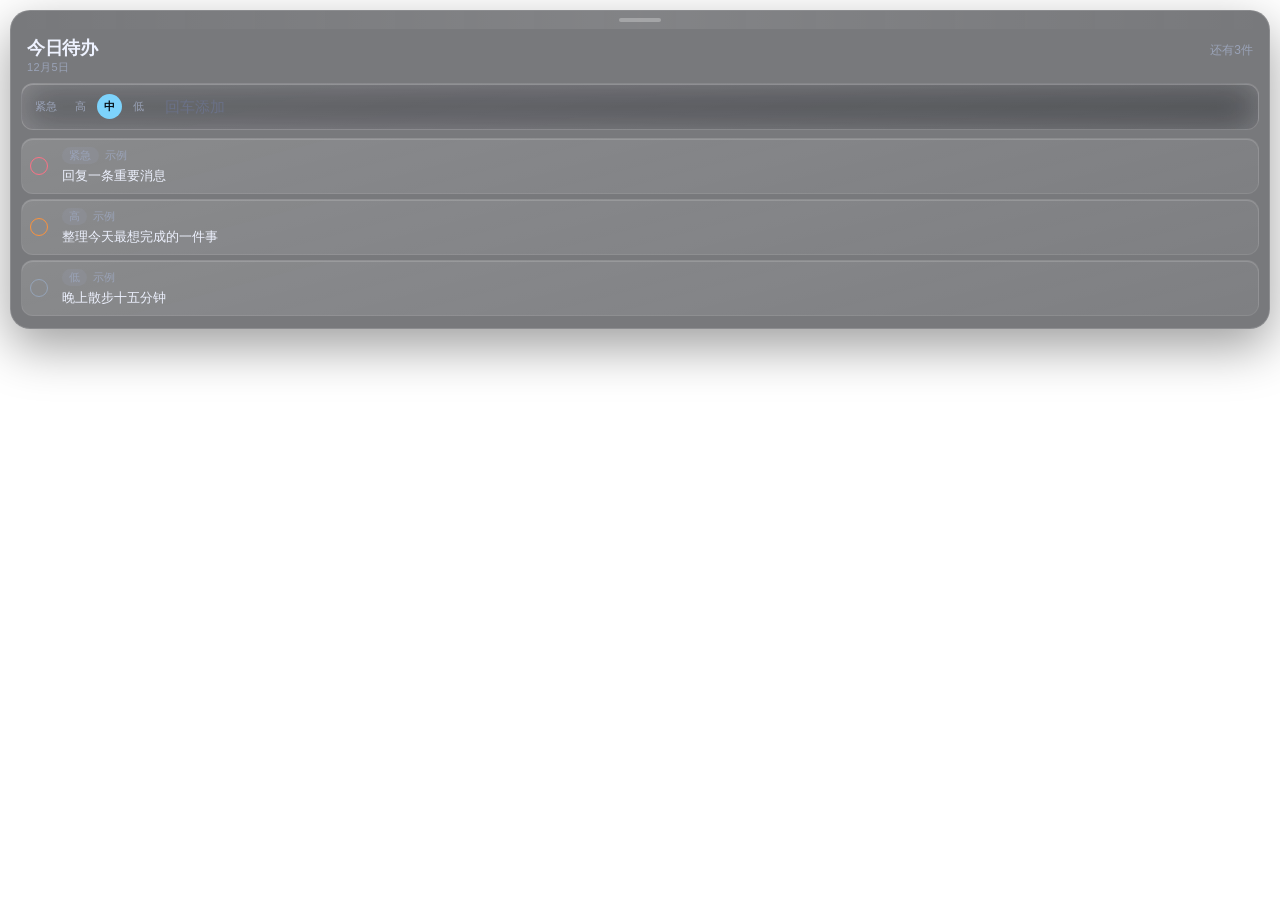
<file: overlay.html>
<!DOCTYPE html>
<html lang="zh-CN">
<head>
  <meta charset="UTF-8" />
  <meta name="viewport" content="width=device-width, initial-scale=1, viewport-fit=cover" />
  <meta name="theme-color" content="#0b0d12" />
  <title>今日待办 · 悬浮窗</title>
  <link rel="icon" href="icon.svg" type="image/svg+xml" />
  <link rel="stylesheet" href="styles.css" />
  <link rel="stylesheet" href="overlay.css" />
</head>
<body class="overlay">
  <div class="widget">
    <div class="drag-handle" title="拖动" data-tauri-drag-region="deep"><i></i></div>
    <div class="widget-body">
      <div class="overlay-head">
        <div>
          <h1>今日待办</h1>
          <div class="overlay-date" id="overlay-date"></div>
        </div>
        <div class="remain" id="remain"></div>
      </div>
      <form class="add-row" id="add-form" autocomplete="off">
        <div class="prios" id="prios"></div>
        <input id="title-input" class="title-input" name="title" maxlength="120" placeholder="回车添加" />
      </form>
      <div class="list" id="list"></div>
    </div>
  </div>
  <script src="app.js"></script>
  <script>
    const { PRIORITIES } = Jinri;
    let addPriority = "medium";

    function drawPrios() {
      const root = document.getElementById("prios");
      root.innerHTML = PRIORITIES.map((p) =>
        `<button type="button" class="prio-btn${p.id === addPriority ? " on" : ""}" data-p="${p.id}">${p.label}</button>`
      ).join("");
      root.querySelectorAll(".prio-btn").forEach((btn) => {
        btn.addEventListener("click", () => { addPriority = btn.dataset.p; drawPrios(); });
      });
    }

    function render() {
      const today = Jinri.shanghaiDateStr();
      const overdue = Jinri.overdueTodos();
      const todayItems = Jinri.todosOnDate(today, false);
      const n = overdue.length + todayItems.length;
      document.getElementById("overlay-date").textContent = Jinri.formatShortDate(today);
      document.getElementById("remain").textContent = n
        ? (overdue.length ? `还有${n}件 · ${overdue.length}逾期` : `还有${n}件`)
        : "都做完了";
      const list = document.getElementById("list");
      if (!n) {
        list.innerHTML = `<div class="empty">空空的一天。</div>`;
      } else {
        let html = "";
        if (overdue.length) {
          html += `<div class="sec-label warn">逾期</div>`;
          html += overdue.map((t) => itemHtml(t, true)).join("");
          if (todayItems.length) html += `<div class="sec-label">今天</div>`;
        }
        html += todayItems.map((t) => itemHtml(t, false)).join("");
        list.innerHTML = html;
      }
      drawPrios();
    }

    function itemHtml(t, showDate) {
      const dateTag = showDate ? `<span>${Jinri.formatShortDate(t.date)}</span>` : "";
      return `
        <article class="item${showDate ? " overdue" : ""}" data-p="${t.priority}" data-id="${t.id}">
          <button class="check" type="button" aria-label="完成" data-act="toggle"></button>
          <div class="mid">
            <div class="meta"><span class="tag">${Jinri.priorityLabel(t.priority)}</span>${dateTag}${t.sample ? `<span>示例</span>` : ""}</div>
            <div class="title">${escapeHtml(t.title)}</div>
          </div>
        </article>
      `;
    }

    function escapeHtml(s) {
      return String(s).replace(/&/g,"&amp;").replace(/</g,"&lt;").replace(/>/g,"&gt;");
    }

    document.getElementById("add-form").addEventListener("submit", (e) => {
      e.preventDefault();
      const input = document.getElementById("title-input");
      Jinri.addTodo(input.value, addPriority);
      input.value = "";
      render();
    });

    document.getElementById("list").addEventListener("click", (e) => {
      const item = e.target.closest(".item");
      if (!item) return;
      if (e.target.closest("[data-act]")?.dataset.act === "toggle") {
        Jinri.toggleTodo(item.dataset.id);
        render();
      }
    });

    document.addEventListener("keydown", (e) => {
      const tag = (e.target.tagName || "").toLowerCase();
      const typing = tag === "input" || tag === "textarea";
      if (e.key === "n" && !typing) {
        e.preventDefault();
        document.getElementById("title-input").focus();
      }
      if (["1","2","3","4"].includes(e.key) && !typing) {
        addPriority = PRIORITIES[Number(e.key) - 1].id;
        drawPrios();
      }
    });

    render();
  </script>
</body>
</html>
</file>
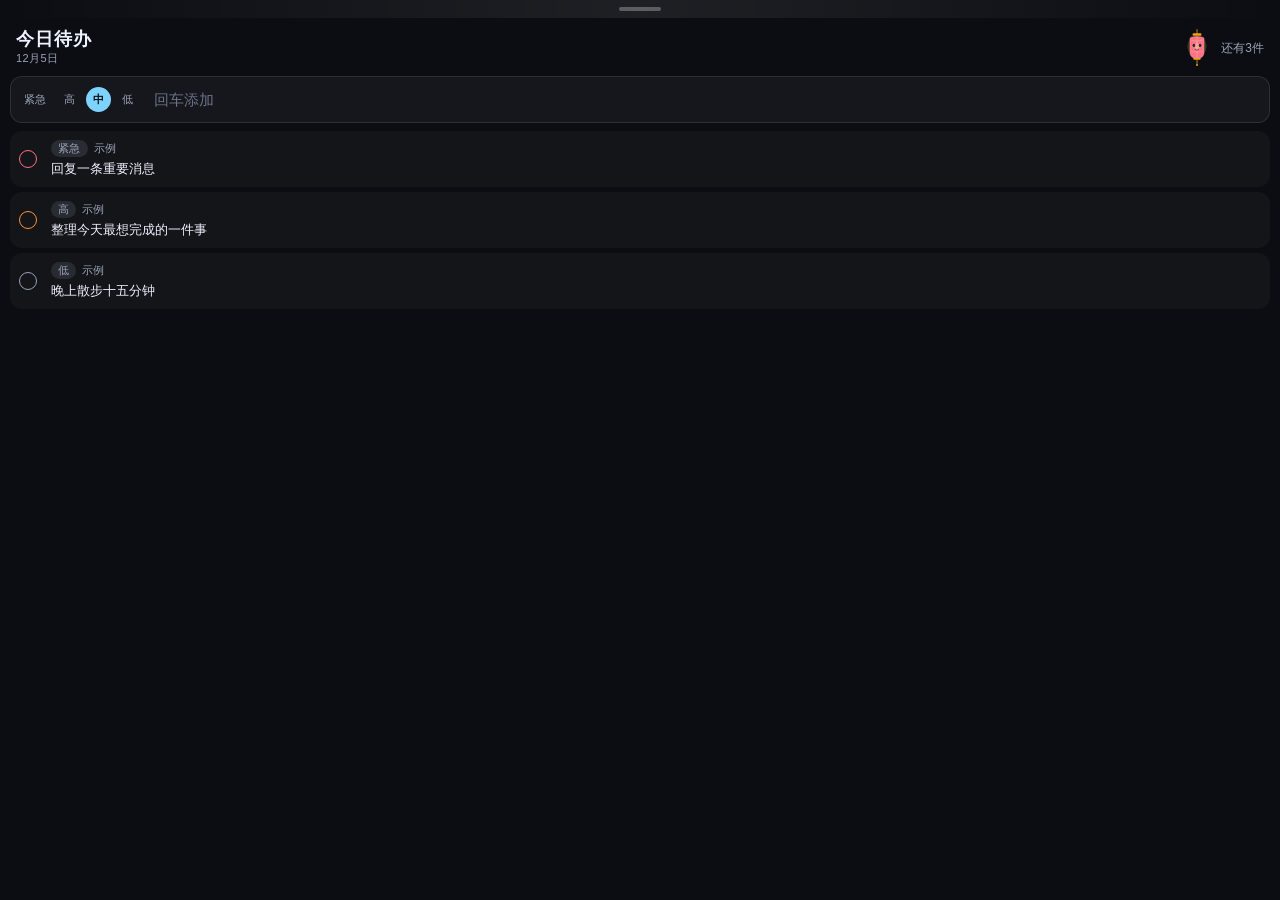
<file: macos/JinriOverlay.app/Contents/Resources/www/overlay.html>
<!DOCTYPE html>
<html lang="zh-CN">
<head>
  <meta charset="UTF-8" />
  <meta name="viewport" content="width=device-width, initial-scale=1, viewport-fit=cover" />
  <meta name="theme-color" content="#0b0d12" />
  <meta name="color-scheme" content="dark" />
  <title>今日待办 · 悬浮窗</title>
  <link rel="icon" href="icon.svg" type="image/svg+xml" />
  <link rel="stylesheet" href="styles.css" />
  <link rel="stylesheet" href="overlay.css" />
</head>
<body class="overlay">
  <div class="widget">
    <div class="drag-handle" title="拖动"><i></i></div>
    <div class="widget-body">
      <div class="native-bar" id="native-bar" hidden>
        <button type="button" class="ghost-btn on" id="native-pin">置顶</button>
        <button type="button" class="ghost-btn" id="native-export">导出</button>
        <button type="button" class="ghost-btn" id="native-import">导入</button>
        <button type="button" class="ghost-btn" id="native-close">关闭</button>
        <input id="native-import-file" type="file" accept="application/json,.json" hidden />
      </div>
      <div class="overlay-head">
        <div class="overlay-brand">
          <h1>今日待办</h1>
          <div class="overlay-date" id="overlay-date"></div>
        </div>
        <button type="button" class="lantern lantern-sm" id="lantern" data-mood="idle" aria-label="提醒灯笼">
          <span class="lantern-say" id="lantern-say" hidden></span>
          <svg class="lantern-svg" viewBox="0 0 64 88" aria-hidden="true">
            <line class="lantern-cord" x1="32" y1="2" x2="32" y2="12" />
            <rect class="lantern-cap" x="22" y="10" width="20" height="6" rx="2" />
            <ellipse class="lantern-glow" cx="32" cy="40" rx="22" ry="24" />
            <path class="lantern-body" d="M16 22c0-2 4-4 16-4s16 2 16 4v32c0 8-6 14-16 14S16 62 16 54V22z" />
            <path class="lantern-rib" d="M32 18v48M20 26c6 3 18 3 24 0M20 40c6 3 18 3 24 0M20 52c6 2 18 2 24 0" />
            <g class="lantern-face">
              <ellipse class="lantern-eye" cx="25" cy="38" rx="3.2" ry="3.6" />
              <ellipse class="lantern-eye" cx="39" cy="38" rx="3.2" ry="3.6" />
              <path class="lantern-mouth" d="M28 47c2 2.4 6 2.4 8 0" />
            </g>
            <ellipse class="lantern-flame" cx="32" cy="40" rx="5" ry="8" />
            <rect class="lantern-base" x="24" y="66" width="16" height="5" rx="1.5" />
            <path class="lantern-tassel" d="M32 71v10" />
            <circle class="lantern-bead" cx="32" cy="83" r="2.2" />
          </svg>
        </button>
        <div class="remain" id="remain"></div>
      </div>
      <form class="add-row" id="add-form" autocomplete="off">
        <div class="prios" id="prios"></div>
        <input id="title-input" class="title-input" name="title" maxlength="120" placeholder="回车添加" />
      </form>
      <div class="list" id="list"></div>
    </div>
  </div>
  <script src="app.js"></script>
  <script>
    const { PRIORITIES } = Jinri;
    let addPriority = "medium";

    function drawPrios() {
      const root = document.getElementById("prios");
      root.innerHTML = PRIORITIES.map((p) =>
        `<button type="button" class="prio-btn${p.id === addPriority ? " on" : ""}" data-p="${p.id}">${p.label}</button>`
      ).join("");
      root.querySelectorAll(".prio-btn").forEach((btn) => {
        btn.addEventListener("click", () => { addPriority = btn.dataset.p; drawPrios(); });
      });
    }

    function render() {
      const today = Jinri.shanghaiDateStr();
      const overdue = Jinri.overdueTodos();
      const todayItems = Jinri.todosOnDate(today, false);
      const later = Jinri.upcomingGroups();
      const laterN = later.reduce((s, g) => s + g.items.length, 0);
      const n = overdue.length + todayItems.length;
      document.getElementById("overlay-date").textContent = Jinri.formatShortDate(today);
      document.getElementById("remain").textContent = n
        ? (overdue.length ? `还有${n}件 · ${overdue.length}逾期` : `还有${n}件`)
        : "都做完了";
      const state = Jinri.reminderState();
      const lantern = document.getElementById("lantern");
      const say = document.getElementById("lantern-say");
      lantern.dataset.mood = state.mood;
      const show = state.mood === "dusk" || state.mood === "night" || state.mood === "overdue";
      say.hidden = !show;
      say.textContent = state.text;
      const list = document.getElementById("list");
      if (!n && !laterN) {
        list.innerHTML = `<div class="empty">空空的一天。</div>`;
      } else {
        let html = "";
        if (overdue.length) {
          html += `<div class="sec-label warn">逾期</div>`;
          html += overdue.map((t) => itemHtml(t, true)).join("");
          if (todayItems.length) html += `<div class="sec-label">今天</div>`;
        }
        html += todayItems.map((t) => itemHtml(t, false)).join("");
        if (later.length) {
          html += `<div class="sec-label">陆续</div>`;
          later.forEach((group) => {
            html += `<div class="sec-date">${Jinri.formatShortDate(group.date)}</div>`;
            html += group.items.map((t) => itemHtml(t, false)).join("");
          });
        }
        list.innerHTML = html;
      }
      drawPrios();
    }

    function itemHtml(t, showDate) {
      const dateTag = showDate ? `<span>${Jinri.formatShortDate(t.date)}</span>` : "";
      return `
        <article class="item${showDate ? " overdue" : ""}" data-p="${t.priority}" data-id="${t.id}">
          <button class="check" type="button" aria-label="完成" data-act="toggle"></button>
          <div class="mid">
            <div class="meta"><span class="tag">${Jinri.priorityLabel(t.priority)}</span>${dateTag}${t.sample ? `<span>示例</span>` : ""}</div>
            <div class="title">${escapeHtml(t.title)}</div>
          </div>
        </article>
      `;
    }

    function escapeHtml(s) {
      return String(s).replace(/&/g,"&amp;").replace(/</g,"&lt;").replace(/>/g,"&gt;");
    }

    document.getElementById("add-form").addEventListener("submit", (e) => {
      e.preventDefault();
      const input = document.getElementById("title-input");
      Jinri.addTodo(input.value, addPriority);
      input.value = "";
      render();
    });

    document.getElementById("list").addEventListener("click", (e) => {
      const item = e.target.closest(".item");
      if (!item) return;
      if (e.target.closest("[data-act]")?.dataset.act === "toggle") {
        Jinri.toggleTodo(item.dataset.id);
        render();
      }
    });

    document.addEventListener("keydown", (e) => {
      const tag = (e.target.tagName || "").toLowerCase();
      const typing = tag === "input" || tag === "textarea";
      if (e.key === "n" && !typing) {
        e.preventDefault();
        document.getElementById("title-input").focus();
      }
      if (["1","2","3","4"].includes(e.key) && !typing) {
        addPriority = PRIORITIES[Number(e.key) - 1].id;
        drawPrios();
      }
    });

    function nativeBridge() {
      try {
        return window.webkit && webkit.messageHandlers && webkit.messageHandlers.jinri;
      } catch (e) {
        return null;
      }
    }
    function nativeSend(msg) {
      const bridge = nativeBridge();
      if (bridge) bridge.postMessage(msg);
    }

    const pageParams = new URLSearchParams(location.search);
    const isNative = pageParams.has("native") || !!nativeBridge();
    if (pageParams.has("glass") || isNative) document.documentElement.classList.add("glass");
    if (isNative) {
      document.documentElement.classList.add("native");
      const bar = document.getElementById("native-bar");
      bar.hidden = false;
      const pinBtn = document.getElementById("native-pin");
      pinBtn.addEventListener("click", () => {
        const on = !pinBtn.classList.contains("on");
        pinBtn.classList.toggle("on", on);
        nativeSend(on ? "pin" : "unpin");
      });
      document.getElementById("native-close").addEventListener("click", () => {
        nativeSend("quit");
        try { window.close(); } catch (e) {}
      });
      // 无边框窗口靠原生端拖动；按住手柄或标题区即可拖。
      [document.querySelector(".drag-handle"), document.querySelector(".overlay-brand")].forEach((el) => {
        el.addEventListener("mousedown", (e) => {
          if (e.button !== 0) return;
          e.preventDefault();
          nativeSend("drag");
        });
      });
      window.__jinriImport = (text) => {
        try {
          Jinri.importJson(String(text || ""));
          render();
        } catch (err) {
          alert("导入失败，请选今天待办导出的 JSON。");
        }
      };
      document.getElementById("native-export").addEventListener("click", () => {
        if (nativeBridge()) {
          nativeSend("export:" + Jinri.exportJson());
          return;
        }
        const blob = new Blob([Jinri.exportJson()], { type: "application/json" });
        const a = document.createElement("a");
        a.href = URL.createObjectURL(blob);
        a.download = "jinri-todos.json";
        a.click();
        URL.revokeObjectURL(a.href);
      });
      document.getElementById("native-import").addEventListener("click", () => {
        if (nativeBridge()) {
          nativeSend("import");
          return;
        }
        document.getElementById("native-import-file").click();
      });
      document.getElementById("native-import-file").addEventListener("change", (e) => {
        const file = e.target.files && e.target.files[0];
        if (!file) return;
        const reader = new FileReader();
        reader.onload = () => window.__jinriImport(reader.result);
        reader.readAsText(file, "utf-8");
        e.target.value = "";
      });
    }
    window.addEventListener("storage", (e) => {
      if (e.key === Jinri.STORAGE_KEY) render();
    });

    render();
  </script>
</body>
</html>
</file>
<file: styles.css>
:root {
  --bg: #07080c;
  --bg-2: #10131b;
  --ink: #eef2ff;
  --muted: #9aa3b8;
  --glass: rgba(255, 255, 255, 0.07);
  --glass-2: rgba(255, 255, 255, 0.06);
  --glass-tint: rgba(186, 214, 255, 0.07);
  --line: rgba(255, 255, 255, 0.22);
  --urgent: #fb7185;
  --high: #fb923c;
  --medium: #7dd3fc;
  --low: #94a3b8;
  --ok: #34d399;
  --shadow: 0 20px 48px rgba(0, 0, 0, 0.28);
  --radius: 28px;
  --lg-blur: 32px;
  --lg-sat: 1.85;
  --font: "Iowan Old Style", "Palatino Linotype", Palatino, "Songti SC", "Source Han Serif SC", "Noto Serif SC", serif;
  --ui: "Avenir Next", "PingFang SC", "Hiragino Sans GB", "Noto Sans SC", "Microsoft YaHei", sans-serif;
  --heiti: "PingFang SC", "Hiragino Sans GB", "Heiti SC", "STHeiti", "Source Han Sans SC", "Noto Sans SC", "Microsoft YaHei", sans-serif;
}

* { box-sizing: border-box; }
html, body { margin: 0; padding: 0; }
html { -webkit-text-size-adjust: 100%; }
button, input { font: inherit; }
button, a, .cal-day, .prio-btn, .check { -webkit-tap-highlight-color: transparent; }

body.app {
  min-height: 100dvh;
  min-height: 100svh;
  color: var(--ink);
  font-family: var(--ui);
  padding-top: env(safe-area-inset-top);
  padding-left: env(safe-area-inset-left);
  padding-right: env(safe-area-inset-right);
  background:
    radial-gradient(900px 500px at 8% -8%, rgba(125, 211, 252, 0.28), transparent 52%),
    radial-gradient(720px 440px at 108% 6%, rgba(129, 140, 248, 0.3), transparent 48%),
    radial-gradient(640px 380px at 50% 108%, rgba(251, 113, 133, 0.16), transparent 52%),
    linear-gradient(180deg, #0a0d14, #10151f 55%, #08090e);
}

.app-wrap {
  width: min(640px, calc(100% - 28px));
  margin: 0 auto;
  padding: 28px 0 calc(80px + env(safe-area-inset-bottom));
}

.orb {
  position: fixed;
  inset: auto;
  width: 260px;
  height: 260px;
  border-radius: 50%;
  filter: blur(48px);
  pointer-events: none;
  z-index: 0;
  opacity: 0.55;
}
.orb-a { top: 6%; left: -50px; background: #7dd3fc; }
.orb-b { top: 38%; right: -70px; background: #818cf8; }
.orb-c { bottom: 8%; left: 28%; width: 200px; height: 200px; background: #fda4af; opacity: 0.28; }

.lg-defs {
  position: absolute;
  width: 0;
  height: 0;
  overflow: hidden;
}

.glass {
  position: relative;
  z-index: 1;
  overflow: hidden;
  isolation: isolate;
  background:
    linear-gradient(165deg, rgba(255, 255, 255, 0.18) 0%, rgba(255, 255, 255, 0.04) 36%, var(--glass-tint) 100%),
    var(--glass);
  border: 1px solid var(--line);
  box-shadow:
    inset 0 1px 0 rgba(255, 255, 255, 0.42),
    inset 0 -1px 0 rgba(255, 255, 255, 0.05),
    var(--shadow);
  backdrop-filter: blur(var(--lg-blur)) saturate(var(--lg-sat));
  -webkit-backdrop-filter: blur(var(--lg-blur)) saturate(var(--lg-sat));
}
.glass::before {
  content: "";
  position: absolute;
  inset: 0;
  border-radius: inherit;
  pointer-events: none;
  background:
    radial-gradient(120% 70% at 12% -10%, rgba(255, 255, 255, 0.34), transparent 46%),
    radial-gradient(70% 50% at 100% 110%, rgba(125, 211, 252, 0.1), transparent 55%);
}
@supports (backdrop-filter: url(#liquid-glass)) {
  .glass {
    backdrop-filter: blur(22px) saturate(var(--lg-sat)) url(#liquid-glass);
  }
}

.hero {
  display: flex;
  align-items: flex-end;
  justify-content: space-between;
  gap: 16px;
  margin-bottom: 22px;
}
.kicker-row {
  display: flex;
  align-items: center;
  gap: 10px;
  flex-wrap: wrap;
}
.kicker-btn {
  border: 0;
  background: transparent;
  color: var(--muted);
  padding: 0;
  cursor: pointer;
  font-size: 13px;
  letter-spacing: 0.04em;
  display: inline-flex;
  align-items: center;
  gap: 8px;
}
.kicker-btn:hover { color: var(--ink); }
.cal-chevron {
  letter-spacing: 0;
  font-size: 11px;
  transition: transform .18s ease;
}
.kicker-btn.open .cal-chevron { transform: rotate(180deg); }
.jump-today {
  letter-spacing: 0;
  padding: 6px 11px;
  font-size: 12px;
}
.hero-brand {
  position: relative;
  display: inline-block;
  padding-right: 72px;
}
.pet-line {
  margin-top: 6px;
  color: var(--muted);
  font-size: 12px;
  letter-spacing: 0.04em;
}
.pet-styles {
  display: flex;
  gap: 6px;
  margin-top: 8px;
}
.pet-style {
  border: 0;
  padding: 3px 8px;
  border-radius: 999px;
  font-size: 11px;
  font-family: var(--heiti);
  color: var(--muted);
  background: rgba(255, 255, 255, 0.06);
  cursor: pointer;
}
.pet-style.on {
  color: #fff7ed;
  background: rgba(251, 191, 36, 0.22);
}
h1 {
  font-family: var(--heiti);
  font-weight: 800;
  font-size: clamp(34px, 8vw, 52px);
  margin: 6px 0 0;
  letter-spacing: 0.06em;
  line-height: 1.05;
  background: linear-gradient(120deg, #f8fafc 10%, #e2e8f0 48%, #cbd5e1);
  -webkit-background-clip: text;
  background-clip: text;
  color: transparent;
}
.stat {
  text-align: right;
  color: var(--muted);
  font-size: 13px;
}
.stat b {
  display: block;
  color: var(--ink);
  font-size: 28px;
  font-family: var(--font);
  line-height: 1;
  margin-bottom: 4px;
}
.overdue-hint {
  display: block;
  margin-top: 4px;
  color: var(--urgent);
  font-size: 11px;
}

.lantern {
  position: absolute;
  right: -4px;
  bottom: -6px;
  width: 72px;
  height: 76px;
  padding: 0;
  border: 0;
  background: transparent;
  cursor: pointer;
  z-index: 2;
}
.pet-orb {
  position: relative;
  display: flex;
  align-items: center;
  justify-content: center;
  width: 72px;
  height: 72px;
  background: transparent;
  animation: pet-bounce 2.8s ease-in-out infinite;
}
.lantern-img {
  position: relative;
  z-index: 1;
  width: 72px;
  height: 72px;
  display: block;
  object-fit: contain;
  filter: drop-shadow(0 8px 16px rgba(0, 0, 0, 0.35));
}
.lantern[data-style="pixel"] .lantern-img {
  image-rendering: pixelated;
  image-rendering: crisp-edges;
}
.lantern-say {
  position: absolute;
  top: -18px;
  right: 10px;
  white-space: nowrap;
  font-size: 11px;
  font-family: var(--heiti);
  color: #fff7ed;
  background: rgba(251, 113, 133, 0.92);
  border-radius: 999px;
  padding: 3px 8px;
  pointer-events: none;
  box-shadow: 0 6px 16px rgba(0,0,0,0.25);
}
.lantern[data-mood="dusk"] .pet-orb { animation-duration: 2.2s; }
.lantern[data-mood="night"] .pet-orb,
.lantern[data-mood="overdue"] .pet-orb {
  animation: pet-bounce 1.4s ease-in-out infinite, lantern-alert 1.5s ease-in-out infinite;
}
.lantern[data-mood="done"] .pet-orb { animation-duration: 3.6s; }
.lantern[data-mood="poke"] .pet-orb,
.lantern.is-poke .pet-orb { animation: pet-hop 0.5s ease; }
.lantern[data-mood="done"] .lantern-say { background: rgba(52, 211, 153, 0.9); color: #052e1c; }
.lantern[data-mood="night"] .lantern-say,
.lantern[data-mood="overdue"] .lantern-say { animation: lantern-pop 1.8s ease-in-out infinite; }

@keyframes pet-bounce {
  0%, 100% { transform: translateY(0); }
  50% { transform: translateY(-6px); }
}
@keyframes pet-hop {
  0%, 100% { transform: translateY(0) scale(1); }
  35% { transform: translateY(-11px) scale(1.08); }
}
@keyframes lantern-sway {
  0%, 100% { transform: rotate(-6deg); }
  50% { transform: rotate(7deg); }
}
@keyframes lantern-breathe {
  0%, 100% { opacity: 0.45; transform: scale(0.92); }
  50% { opacity: 0.85; transform: scale(1.08); }
}
@keyframes lantern-flicker {
  0%, 100% { opacity: 0.25; }
  40% { opacity: 0.5; }
  70% { opacity: 0.2; }
}
@keyframes lantern-alert {
  0%, 100% { filter: drop-shadow(0 0 4px rgba(251,113,133,0.2)); }
  50% { filter: drop-shadow(0 0 12px rgba(251,113,133,0.85)); }
}
@keyframes lantern-pop {
  0%, 100% { transform: translateY(0); }
  50% { transform: translateY(-3px); }
}

@media (prefers-reduced-motion: reduce) {
  .pet-orb, .lantern-img, .lantern-say { animation: none !important; }
  .cal-band, .cal-band.is-on, .range-underline, .cal-panel.range-on .cal-num {
    animation: none !important;
    transition: none !important;
  }
}

.panel {
  border-radius: var(--radius);
  padding: 14px;
}

.cal-panel {
  border-radius: var(--radius);
  padding: 10px 10px 12px;
  margin-bottom: 14px;
  touch-action: pan-y;
}
.cal-head {
  display: flex;
  align-items: center;
  justify-content: space-between;
  gap: 8px;
  margin-bottom: 6px;
}
.cal-title {
  font-family: var(--font);
  font-size: 18px;
  letter-spacing: -0.02em;
  border: 0;
  background: transparent;
  color: var(--ink);
  cursor: pointer;
  padding: 4px 8px;
  border-radius: 10px;
}
.cal-title:hover { background: rgba(255,255,255,0.05); }
.cal-nav-btn {
  width: 42px;
  height: 42px;
  border: 1px solid rgba(255, 255, 255, 0.18);
  background: linear-gradient(180deg, rgba(255, 255, 255, 0.16), rgba(255, 255, 255, 0.04));
  color: var(--ink);
  border-radius: 16px;
  cursor: pointer;
  font-size: 22px;
  line-height: 1;
  box-shadow: inset 0 1px 0 rgba(255, 255, 255, 0.28);
}
.cal-nav-btn:hover { background: rgba(255,255,255,0.08); }
.cal-dows {
  display: grid;
  grid-template-columns: repeat(7, minmax(0, 1fr));
}
.cal-grid {
  display: flex;
  flex-direction: column;
}
.cal-week {
  display: grid;
  grid-template-columns: repeat(7, minmax(0, 1fr));
  position: relative;
  z-index: 0;
}
.cal-dow {
  text-align: center;
  font-size: 11px;
  color: var(--muted);
  padding: 6px 0 4px;
}
.cal-grid.week .cal-day { min-height: 48px; }
.cal-day {
  appearance: none;
  border: 0;
  background: transparent;
  color: var(--ink);
  min-height: 42px;
  border-radius: 12px;
  display: flex;
  flex-direction: column;
  align-items: center;
  justify-content: center;
  gap: 3px;
  cursor: pointer;
  padding: 4px 0 5px;
  touch-action: manipulation;
}
.cal-day:hover { background: rgba(255,255,255,0.05); }
.cal-day.out { opacity: 0.34; }
.cal-day.today { box-shadow: inset 0 0 0 1.5px rgba(125, 211, 252, 0.72); }
.cal-day.sel {
  background: rgba(125, 211, 252, 0.2);
  color: #e0f2fe;
  font-weight: 700;
}
.cal-day.sel.today { background: rgba(125, 211, 252, 0.3); }
.cal-num { font-size: 14px; line-height: 1; }
.cal-mark {
  min-height: 8px;
  min-width: 8px;
  display: block;
}
.cal-mark.on {
  min-width: 8px;
  height: 8px;
  border-radius: 99px;
  background: rgba(186, 230, 253, 0.55);
  color: #081018;
  font-size: 8px;
  line-height: 8px;
  text-align: center;
  padding: 0 3px;
  box-sizing: border-box;
}
.cal-mark.on.open { background: #7dd3fc; }
.cal-mark.on.open:not(:empty) {
  min-width: 14px;
  height: 12px;
  line-height: 12px;
  font-size: 9px;
  font-weight: 700;
}

.cal-panel {
  --range: #7dd3fc;
  --range-ink: #082f49;
  --range-band: rgba(125, 211, 252, 0.32);
}
.cal-panel[data-preset="weekend"] {
  --range: #f59e0b;
  --range-ink: #fff;
  --range-band: rgba(245, 158, 11, 0.36);
}
.cal-panel[data-preset="3d"] {
  --range: #14b8a6;
  --range-ink: #042f2e;
  --range-band: rgba(20, 184, 166, 0.36);
}
.cal-panel[data-preset="1w"] {
  --range: #3b82f6;
  --range-ink: #fff;
  --range-band: rgba(59, 130, 246, 0.38);
}
.cal-panel[data-preset="2w"] {
  --range: #7c3aed;
  --range-ink: #fff;
  --range-band: rgba(124, 58, 237, 0.4);
}

.cal-tools {
  display: flex;
  align-items: center;
  gap: 8px;
  min-height: 36px;
  padding: 2px 4px 4px;
}
.range-toggle {
  appearance: none;
  border: 1px solid rgba(255, 255, 255, 0.18);
  background: rgba(255, 255, 255, 0.06);
  color: var(--muted);
  border-radius: 999px;
  min-height: 36px;
  padding: 0 14px;
  font-size: 13px;
  letter-spacing: 0.06em;
  cursor: pointer;
}
.range-toggle.on {
  color: #e0f2fe;
  background: rgba(125, 211, 252, 0.2);
  border-color: rgba(125, 211, 252, 0.5);
}
.range-badge {
  margin-left: auto;
  border-radius: 999px;
  padding: 6px 10px;
  font-size: 12px;
  line-height: 1.2;
  color: var(--ink);
  background: var(--range-band);
  white-space: nowrap;
}

.range-tabs {
  display: grid;
  grid-template-columns: 1fr 1fr;
  position: relative;
  margin: 2px 4px 8px;
  border-bottom: 1px solid rgba(255, 255, 255, 0.08);
}
.range-tab {
  appearance: none;
  border: 0;
  background: transparent;
  color: var(--muted);
  text-align: left;
  padding: 6px 10px 12px;
  min-height: 52px;
  cursor: pointer;
}
.range-tab .k {
  display: block;
  font-size: 10px;
  letter-spacing: 0.16em;
}
.range-tab .v {
  display: block;
  margin-top: 3px;
  font-family: var(--font);
  font-size: 20px;
  line-height: 1.15;
  color: var(--muted);
  letter-spacing: -0.02em;
}
.range-tab .v.is-set { color: var(--ink); }
.range-tab.on .k { color: var(--range); }
.range-underline {
  position: absolute;
  left: 4%;
  bottom: -1.5px;
  height: 2.5px;
  width: 28%;
  border-radius: 99px;
  background: var(--range);
  transition: left 180ms ease, background-color 180ms ease;
  pointer-events: none;
}
.range-tabs[data-active="end"] .range-underline { left: 54%; }

.cal-band {
  position: absolute;
  z-index: -1;
  pointer-events: none;
  top: 4px;
  height: 36px;
  left: calc(var(--from, 0) * 100% / 7 + 2px);
  width: calc((var(--to, 0) - var(--from, 0) + 1) * 100% / 7 - 4px);
  background: var(--range-band);
  border-radius: 0;
  opacity: 1;
  transition: left 180ms ease, width 180ms ease, background-color 180ms ease, opacity 180ms ease;
}
.cal-band.round-l { border-top-left-radius: 999px; border-bottom-left-radius: 999px; }
.cal-band.round-r { border-top-right-radius: 999px; border-bottom-right-radius: 999px; }
.cal-band.preview { opacity: 0.78; }
.cal-band.is-on { animation: range-in 180ms ease; }
@keyframes range-in {
  from { opacity: 0; clip-path: inset(0 10% 0 10% round 999px); }
  to { opacity: 1; clip-path: inset(0 0 0 0 round 999px); }
}

.cal-today-dot { display: none; }
.cal-panel.range-on .cal-day {
  position: relative;
  min-height: 58px;
  padding: 4px 0 3px;
  justify-content: flex-start;
  gap: 8px;
  z-index: 1;
}
.cal-panel.range-on .cal-day:hover { background: transparent; }
.cal-panel.range-on .cal-day.today { box-shadow: none; }
.cal-panel.range-on .cal-num {
  width: 36px;
  height: 36px;
  display: grid;
  place-items: center;
  border-radius: 50%;
  position: relative;
  z-index: 1;
  transition: background-color 180ms ease, color 180ms ease;
}
.cal-panel.range-on .cal-day.endpoint .cal-num {
  background: var(--range);
  color: var(--range-ink);
  font-weight: 700;
}
.cal-panel.range-on .cal-day.past:not(.endpoint) .cal-num { color: #64748b; }
.cal-panel.range-on .cal-day.past.in-range:not(.endpoint) .cal-num { color: rgba(238, 242, 255, 0.62); }
.cal-panel.range-on .cal-day.out.in-range,
.cal-panel.range-on .cal-day.out.endpoint { opacity: 1; }
.cal-panel.range-on .cal-day.out.in-range:not(.endpoint) .cal-num { opacity: 0.72; }
.cal-panel.range-on .cal-today-dot {
  display: block;
  position: absolute;
  top: 42px;
  left: 50%;
  width: 4px;
  height: 4px;
  margin-left: -2px;
  border-radius: 50%;
  background: var(--range);
  z-index: 2;
  pointer-events: none;
}
.cal-panel.range-on .cal-day.endpoint .cal-today-dot { background: var(--ink); }

.range-presets {
  display: flex;
  flex-wrap: wrap;
  gap: 6px;
  align-items: center;
  padding: 8px 4px 2px;
}
.range-chip {
  appearance: none;
  border: 1px solid rgba(255, 255, 255, 0.14);
  background: rgba(255, 255, 255, 0.04);
  color: var(--muted);
  border-radius: 999px;
  min-height: 36px;
  padding: 0 12px;
  font-size: 13px;
  cursor: pointer;
}
.range-chip[data-preset="clear"] { margin-left: auto; }
.range-chip[data-preset="weekend"].on { color: #fbbf24; background: rgba(245, 158, 11, 0.22); border-color: transparent; }
.range-chip[data-preset="3d"].on { color: #5eead4; background: rgba(20, 184, 166, 0.22); border-color: transparent; }
.range-chip[data-preset="1w"].on { color: #93c5fd; background: rgba(59, 130, 246, 0.24); border-color: transparent; }
.range-chip[data-preset="2w"].on { color: #c4b5fd; background: rgba(124, 58, 237, 0.28); border-color: transparent; }
.range-chip:hover { background: rgba(255, 255, 255, 0.08); }

.range-body { padding: 6px 2px 2px; }
.range-list { display: flex; flex-direction: column; gap: 8px; }
.range-empty { padding: 8px 6px 4px; font-size: 14px; }
.range-add {
  display: flex;
  gap: 8px;
  align-items: center;
  margin-top: 8px;
}
.range-add input {
  flex: 1;
  min-width: 0;
  min-height: 40px;
  border-radius: 999px;
  border: 1px solid rgba(255, 255, 255, 0.16);
  background: rgba(255, 255, 255, 0.04);
  color: var(--ink);
  padding: 0 14px;
  font-size: 15px;
  outline: none;
}
.range-add input::placeholder { color: #6b7288; }
.range-add .btn { min-height: 40px; flex-shrink: 0; }

.sec-label {
  font-size: 11px;
  letter-spacing: 0.18em;
  color: var(--muted);
  padding: 10px 4px 2px;
}
.sec-label.warn { color: var(--urgent); }
.sec-date {
  appearance: none;
  border: 0;
  background: transparent;
  display: block;
  width: 100%;
  text-align: left;
  font-size: 12px;
  color: var(--medium);
  padding: 8px 4px 0;
  font-family: var(--heiti);
  cursor: pointer;
}
.sec-date:hover { color: var(--ink); }
.item.overdue {
  background: rgba(251, 113, 133, 0.06);
  border-color: rgba(251, 113, 133, 0.16);
}

.add-row {
  display: flex;
  gap: 8px;
  align-items: center;
  padding: 8px;
  border-radius: 18px;
  background:
    linear-gradient(165deg, rgba(255, 255, 255, 0.14), rgba(255, 255, 255, 0.03)),
    var(--glass-2);
  border: 1px solid rgba(255, 255, 255, 0.16);
  box-shadow: inset 0 1px 0 rgba(255, 255, 255, 0.22);
  backdrop-filter: blur(18px) saturate(1.5);
  -webkit-backdrop-filter: blur(18px) saturate(1.5);
}
.prios {
  display: flex;
  gap: 4px;
  flex-shrink: 0;
}
.prio-btn {
  border: 0;
  background: transparent;
  color: var(--muted);
  border-radius: 999px;
  padding: 7px 10px;
  cursor: pointer;
  font-size: 12px;
}
.prio-btn.on { color: #081018; font-weight: 700; }
.prio-btn[data-p="urgent"].on { background: var(--urgent); }
.prio-btn[data-p="high"].on { background: var(--high); }
.prio-btn[data-p="medium"].on { background: var(--medium); }
.prio-btn[data-p="low"].on { background: #64748b; color: #f8fafc; }
#title-input, .title-input {
  flex: 1;
  min-width: 0;
  border: 0;
  background: transparent;
  color: var(--ink);
  outline: none;
  padding: 10px 6px;
  font-size: 15px;
}
#title-input::placeholder { color: #6b7288; }

.list { margin-top: 12px; display: flex; flex-direction: column; gap: 8px; }

.item {
  display: grid;
  grid-template-columns: 28px 1fr auto;
  gap: 10px;
  align-items: center;
  padding: 12px 12px 12px 10px;
  border-radius: 18px;
  background:
    linear-gradient(165deg, rgba(255, 255, 255, 0.1), rgba(255, 255, 255, 0.02)),
    rgba(255, 255, 255, 0.03);
  border: 1px solid rgba(255, 255, 255, 0.08);
  box-shadow: inset 0 1px 0 rgba(255, 255, 255, 0.16);
  transition: background .2s, border-color .2s, opacity .2s;
}
.item:hover { border-color: rgba(255, 255, 255, 0.2); background: rgba(255, 255, 255, 0.07); }
.item.done { opacity: 0.48; }
.item.done .title { text-decoration: line-through; }

.check {
  width: 22px;
  height: 22px;
  border-radius: 50%;
  border: 1.5px solid currentColor;
  background: transparent;
  color: inherit;
  cursor: pointer;
  display: grid;
  place-items: center;
  padding: 0;
}
.item[data-p="urgent"] { color: var(--urgent); }
.item[data-p="high"] { color: var(--high); }
.item[data-p="medium"] { color: var(--medium); }
.item[data-p="low"] { color: var(--low); }
.check svg { width: 12px; height: 12px; opacity: 0; }
.item.done .check { background: currentColor; }
.item.done .check svg { opacity: 1; color: #081018; }

.mid { min-width: 0; color: var(--ink); }
.meta {
  display: flex;
  gap: 6px;
  align-items: center;
  font-size: 11px;
  color: var(--muted);
  margin-bottom: 3px;
}
.tag {
  display: inline-flex;
  align-items: center;
  padding: 1px 7px;
  border-radius: 999px;
  font-size: 11px;
  letter-spacing: 0.04em;
  background: color-mix(in srgb, currentColor 16%, transparent);
  color: inherit;
}
.title {
  display: block;
  width: 100%;
  border: 0;
  background: transparent;
  color: var(--ink);
  font-size: 15px;
  padding: 0;
  outline: none;
  cursor: text;
}
.side {
  display: flex;
  align-items: center;
  gap: 4px;
}
.ghost {
  border: 0;
  background: transparent;
  color: var(--muted);
  cursor: pointer;
  border-radius: 10px;
  padding: 6px 8px;
  font-size: 12px;
}
.ghost:hover { color: var(--ink); background: rgba(255,255,255,0.06); }

.toolbar {
  display: flex;
  flex-wrap: wrap;
  gap: 8px;
  margin-top: 16px;
  align-items: center;
}
.btn {
  border: 1px solid rgba(255, 255, 255, 0.18);
  background:
    linear-gradient(180deg, rgba(255, 255, 255, 0.16), rgba(255, 255, 255, 0.04));
  color: var(--ink);
  border-radius: 999px;
  padding: 8px 13px;
  cursor: pointer;
  font-size: 13px;
  text-decoration: none;
  display: inline-flex;
  align-items: center;
  gap: 6px;
  box-shadow: inset 0 1px 0 rgba(255, 255, 255, 0.28);
  backdrop-filter: blur(16px) saturate(1.5);
  -webkit-backdrop-filter: blur(16px) saturate(1.5);
}
.btn:hover { background: linear-gradient(180deg, rgba(255, 255, 255, 0.22), rgba(255, 255, 255, 0.07)); }
[hidden] { display: none !important; }
.hint { margin-left: auto; color: var(--muted); font-size: 12px; }

.empty {
  text-align: center;
  color: var(--muted);
  padding: 36px 10px 24px;
  font-family: var(--font);
  font-size: 18px;
}

.trash-box {
  margin-top: 12px;
  padding-top: 4px;
  border-top: 1px dashed var(--line);
}
.trash-item { opacity: 0.78; }
.toast {
  position: fixed;
  left: 50%;
  bottom: calc(22px + env(safe-area-inset-bottom));
  transform: translateX(-50%);
  z-index: 20;
  display: flex;
  align-items: center;
  gap: 10px;
  max-width: calc(100% - 28px);
  padding: 10px 12px 10px 16px;
  border-radius: 999px;
  background:
    linear-gradient(165deg, rgba(255, 255, 255, 0.2), rgba(18, 22, 32, 0.42));
  border: 1px solid rgba(255, 255, 255, 0.24);
  box-shadow:
    inset 0 1px 0 rgba(255, 255, 255, 0.4),
    var(--shadow);
  backdrop-filter: blur(28px) saturate(1.8);
  -webkit-backdrop-filter: blur(28px) saturate(1.8);
  color: var(--ink);
  font-size: 13px;
}
.toast[hidden] { display: none !important; }

.drag-handle {
  height: 18px;
  flex-shrink: 0;
  cursor: move;
  display: flex;
  align-items: center;
  justify-content: center;
  background: linear-gradient(90deg, transparent, rgba(255,255,255,0.08), transparent);
}
.drag-handle[hidden] { display: none !important; }
.drag-handle i {
  width: 42px;
  height: 4px;
  border-radius: 99px;
  background: rgba(255, 255, 255, 0.28);
  display: block;
}
.native-bar {
  display: flex;
  justify-content: flex-end;
  gap: 4px;
  padding: 0 2px 8px;
}
.native-bar[hidden] { display: none !important; }
.ghost-btn {
  border: 0;
  background: transparent;
  color: var(--muted);
  font-size: 11px;
  padding: 4px 7px;
  border-radius: 8px;
  cursor: pointer;
}
.ghost-btn:hover,
.ghost-btn.on {
  color: var(--ink);
  background: rgba(255, 255, 255, 0.08);
}

html.native, html.native body.app {
  background: transparent !important;
}
html.native .orb { display: none; }
html.native .app-wrap {
  width: calc(100% - 28px);
  margin: 14px auto;
  padding: 8px 16px 18px;
  min-height: calc(100dvh - 28px);
  border-radius: 28px;
  background:
    linear-gradient(165deg, rgba(255, 255, 255, 0.18) 0%, rgba(255, 255, 255, 0.04) 36%, var(--glass-tint) 100%),
    var(--glass);
  border: 1px solid var(--line);
  box-shadow:
    inset 0 1px 0 rgba(255, 255, 255, 0.42),
    inset 0 -1px 0 rgba(255, 255, 255, 0.05),
    var(--shadow);
  backdrop-filter: blur(var(--lg-blur)) saturate(var(--lg-sat));
  -webkit-backdrop-filter: blur(var(--lg-blur)) saturate(var(--lg-sat));
  overflow: auto;
}
html.native .drag-handle,
html.native .hero-brand {
  cursor: grab;
  user-select: none;
  -webkit-user-select: none;
}
html.native .drag-handle:active,
html.native .hero-brand:active { cursor: grabbing; }
html.native .pin-help,
html.native .foot { display: none; }

.pin-help {
  margin-top: 14px;
  padding: 12px 14px 14px;
  border-radius: 16px;
  background: rgba(255,255,255,0.03);
  border: 1px solid var(--line);
  color: var(--muted);
  font-size: 13px;
  line-height: 1.65;
}
.pin-help p { margin: 8px 0 10px; }
.pin-help ol { margin: 0; padding-left: 18px; }
.pin-help li { margin: 6px 0; }
.pin-help a { color: var(--medium); }
.pin-help code {
  font-size: 12px;
  color: #e2e8f0;
  background: rgba(0,0,0,0.28);
  padding: 1px 6px;
  border-radius: 6px;
}
.pin-cmd {
  display: flex;
  flex-wrap: wrap;
  gap: 8px;
  align-items: center;
  margin-top: 12px;
}
.pin-cmd code {
  flex: 1;
  min-width: 0;
  display: block;
  padding: 8px 10px;
  overflow-x: auto;
  white-space: nowrap;
}

.foot {
  margin-top: 18px;
  color: #6b7288;
  font-size: 12px;
  line-height: 1.6;
}

@media (prefers-reduced-transparency: reduce) {
  .glass, .add-row, .btn, .toast, .item {
    backdrop-filter: none;
    -webkit-backdrop-filter: none;
    background: #161b26;
  }
  .glass::before { display: none; }
}

@media (max-width: 520px) {
  .hero { flex-direction: column; align-items: flex-start; margin-bottom: 16px; }
  .stat { text-align: left; }
  .app-wrap { padding-top: 20px; }
  .add-row { flex-wrap: wrap; }
  .prios { width: 100%; display: grid; grid-template-columns: repeat(4, 1fr); }
  .prio-btn { width: 100%; }
  .title-input { width: 100%; font-size: 16px; }
  .hint { width: 100%; margin-left: 0; }
  body.is-ios .hint { display: none; }
  .cal-day { min-height: 38px; border-radius: 10px; }
  .cal-grid.week .cal-day { min-height: 46px; }
  .range-tab .v { font-size: 18px; }
  .range-add input { font-size: 16px; }
  .range-chip { padding: 0 10px; }
  .cal-nav-btn { width: 40px; height: 40px; }
  .empty { padding: 28px 10px 18px; font-size: 16px; }
  .hero-brand { padding-right: 58px; }
  .lantern { width: 56px; height: 60px; }
  .pet-orb { width: 56px; height: 56px; }
  .lantern-img { width: 56px; height: 56px; }
}
</file>
<file: macos/JinriOverlay.app/Contents/Resources/www/styles.css>
:root {
  --bg: #07080c;
  --bg-2: #10131b;
  --ink: #eef2ff;
  --muted: #9aa3b8;
  --glass: rgba(18, 22, 32, 0.62);
  --glass-2: rgba(255, 255, 255, 0.045);
  --line: rgba(255, 255, 255, 0.1);
  --urgent: #fb7185;
  --high: #fb923c;
  --medium: #7dd3fc;
  --low: #94a3b8;
  --ok: #34d399;
  --shadow: 0 24px 80px rgba(0, 0, 0, 0.45);
  --radius: 22px;
  --font: "Iowan Old Style", "Palatino Linotype", Palatino, "Songti SC", "Source Han Serif SC", "Noto Serif SC", serif;
  --ui: "Avenir Next", "PingFang SC", "Hiragino Sans GB", "Noto Sans SC", "Microsoft YaHei", sans-serif;
  --heiti: "PingFang SC", "Hiragino Sans GB", "Heiti SC", "STHeiti", "Source Han Sans SC", "Noto Sans SC", "Microsoft YaHei", sans-serif;
}

* { box-sizing: border-box; }
html, body { margin: 0; padding: 0; }
button, input { font: inherit; }

body.app {
  min-height: 100dvh;
  color: var(--ink);
  font-family: var(--ui);
  background:
    radial-gradient(900px 500px at 10% -10%, rgba(125, 211, 252, 0.16), transparent 50%),
    radial-gradient(700px 420px at 110% 8%, rgba(129, 140, 248, 0.2), transparent 46%),
    radial-gradient(600px 360px at 50% 110%, rgba(251, 113, 133, 0.1), transparent 50%),
    linear-gradient(180deg, var(--bg), #0c1018 55%, #08090e);
}

.app-wrap {
  width: min(640px, calc(100% - 28px));
  margin: 0 auto;
  padding: 28px 0 80px;
}

.orb {
  position: fixed;
  inset: auto;
  width: 220px;
  height: 220px;
  border-radius: 50%;
  filter: blur(40px);
  pointer-events: none;
  z-index: 0;
  opacity: 0.45;
}
.orb-a { top: 8%; left: -40px; background: #7dd3fc; }
.orb-b { top: 40%; right: -60px; background: #818cf8; }

.glass {
  position: relative;
  z-index: 1;
  background: var(--glass);
  border: 1px solid var(--line);
  box-shadow: var(--shadow);
  backdrop-filter: blur(22px) saturate(1.3);
  -webkit-backdrop-filter: blur(22px) saturate(1.3);
}

.hero {
  display: flex;
  align-items: flex-end;
  justify-content: space-between;
  gap: 16px;
  margin-bottom: 22px;
}
.kicker-row {
  display: flex;
  align-items: center;
  gap: 10px;
  flex-wrap: wrap;
}
.kicker-btn {
  border: 0;
  background: transparent;
  color: var(--muted);
  padding: 0;
  cursor: pointer;
  font-size: 13px;
  letter-spacing: 0.04em;
  display: inline-flex;
  align-items: center;
  gap: 8px;
}
.kicker-btn:hover { color: var(--ink); }
.cal-chevron {
  letter-spacing: 0;
  font-size: 11px;
  transition: transform .18s ease;
}
.kicker-btn.open .cal-chevron { transform: rotate(180deg); }
.jump-today {
  letter-spacing: 0;
  padding: 6px 11px;
  font-size: 12px;
}
.hero-brand {
  position: relative;
  display: inline-block;
  padding-right: 58px;
}
h1 {
  font-family: var(--heiti);
  font-weight: 800;
  font-size: clamp(34px, 8vw, 52px);
  margin: 6px 0 0;
  letter-spacing: 0.06em;
  line-height: 1.05;
  background: linear-gradient(120deg, #f8fafc 10%, #e2e8f0 48%, #cbd5e1);
  -webkit-background-clip: text;
  background-clip: text;
  color: transparent;
}
.stat {
  text-align: right;
  color: var(--muted);
  font-size: 13px;
}
.stat b {
  display: block;
  color: var(--ink);
  font-size: 28px;
  font-family: var(--font);
  line-height: 1;
  margin-bottom: 4px;
}
.overdue-hint {
  display: block;
  margin-top: 4px;
  color: var(--urgent);
  font-size: 11px;
}

.lantern {
  position: absolute;
  right: 0;
  bottom: -2px;
  width: 52px;
  height: 72px;
  padding: 0;
  border: 0;
  background: transparent;
  cursor: pointer;
  z-index: 0;
}
.lantern-svg {
  width: 52px;
  height: 72px;
  display: block;
  overflow: visible;
  transform-origin: 50% 8px;
  animation: lantern-sway 3.6s ease-in-out infinite;
}
.lantern-cord, .lantern-rib, .lantern-tassel {
  fill: none;
  stroke: #fbbf24;
  stroke-width: 1.6;
  stroke-linecap: round;
}
.lantern-rib { stroke: rgba(254, 243, 199, 0.45); stroke-width: 1.2; }
.lantern-cap, .lantern-base, .lantern-bead { fill: #f59e0b; }
.lantern-body {
  fill: #fb7185;
  stroke: #fda4af;
  stroke-width: 1;
}
.lantern-glow {
  fill: rgba(251, 191, 36, 0.22);
  animation: lantern-breathe 2.8s ease-in-out infinite;
}
.lantern-flame {
  fill: #fde68a;
  opacity: 0.35;
  animation: lantern-flicker 1.4s ease-in-out infinite;
}
.lantern-eye { fill: #1f2937; }
.lantern-mouth {
  fill: none;
  stroke: #1f2937;
  stroke-width: 1.5;
  stroke-linecap: round;
}
.lantern-say {
  position: absolute;
  right: -4px;
  top: -6px;
  white-space: nowrap;
  font-size: 11px;
  font-family: var(--heiti);
  color: #fff7ed;
  background: rgba(251, 113, 133, 0.92);
  border-radius: 999px;
  padding: 3px 8px;
  pointer-events: none;
  box-shadow: 0 6px 16px rgba(0,0,0,0.25);
}
.lantern[data-mood="done"] .lantern-body { fill: #64748b; stroke: #94a3b8; }
.lantern[data-mood="done"] .lantern-glow { opacity: 0.25; }
.lantern[data-mood="done"] .lantern-eye { ry: 0.7; }
.lantern[data-mood="done"] .lantern-mouth { d: path("M28 47c2-1.2 6-1.2 8 0"); }
.lantern[data-mood="done"] .lantern-say { background: rgba(52, 211, 153, 0.9); color: #052e1c; }
.lantern[data-mood="done"] .lantern-svg { animation-duration: 5.5s; }
.lantern[data-mood="dusk"] .lantern-body { fill: #fb923c; stroke: #fdba74; }
.lantern[data-mood="dusk"] .lantern-glow { fill: rgba(251, 146, 60, 0.38); }
.lantern[data-mood="dusk"] .lantern-svg { animation-duration: 2.4s; }
.lantern[data-mood="night"] .lantern-body,
.lantern[data-mood="overdue"] .lantern-body { fill: #fb7185; stroke: #fecdd3; }
.lantern[data-mood="night"] .lantern-glow,
.lantern[data-mood="overdue"] .lantern-glow {
  fill: rgba(251, 113, 133, 0.5);
  animation-duration: 1.1s;
}
.lantern[data-mood="night"] .lantern-svg,
.lantern[data-mood="overdue"] .lantern-svg { animation: lantern-sway 1.5s ease-in-out infinite, lantern-alert 1.5s ease-in-out infinite; }
.lantern[data-mood="night"] .lantern-say,
.lantern[data-mood="overdue"] .lantern-say { animation: lantern-pop 1.8s ease-in-out infinite; }

@keyframes lantern-sway {
  0%, 100% { transform: rotate(-6deg); }
  50% { transform: rotate(7deg); }
}
@keyframes lantern-breathe {
  0%, 100% { opacity: 0.45; transform: scale(0.92); }
  50% { opacity: 0.85; transform: scale(1.08); }
}
@keyframes lantern-flicker {
  0%, 100% { opacity: 0.25; }
  40% { opacity: 0.5; }
  70% { opacity: 0.2; }
}
@keyframes lantern-alert {
  0%, 100% { filter: drop-shadow(0 0 4px rgba(251,113,133,0.2)); }
  50% { filter: drop-shadow(0 0 12px rgba(251,113,133,0.85)); }
}
@keyframes lantern-pop {
  0%, 100% { transform: translateY(0); }
  50% { transform: translateY(-3px); }
}

@media (prefers-reduced-motion: reduce) {
  .lantern-svg, .lantern-glow, .lantern-flame, .lantern-say { animation: none !important; }
}

.panel {
  border-radius: var(--radius);
  padding: 14px;
}

.cal-panel {
  border-radius: var(--radius);
  padding: 10px 10px 12px;
  margin-bottom: 14px;
  touch-action: pan-y;
}
.cal-head {
  display: flex;
  align-items: center;
  justify-content: space-between;
  gap: 8px;
  margin-bottom: 6px;
}
.cal-title {
  font-family: var(--font);
  font-size: 18px;
  letter-spacing: -0.02em;
  border: 0;
  background: transparent;
  color: var(--ink);
  cursor: pointer;
  padding: 4px 8px;
  border-radius: 10px;
}
.cal-title:hover { background: rgba(255,255,255,0.05); }
.cal-nav-btn {
  width: 42px;
  height: 42px;
  border: 1px solid var(--line);
  background: rgba(255,255,255,0.04);
  color: var(--ink);
  border-radius: 14px;
  cursor: pointer;
  font-size: 22px;
  line-height: 1;
}
.cal-nav-btn:hover { background: rgba(255,255,255,0.08); }
.cal-dows, .cal-grid {
  display: grid;
  grid-template-columns: repeat(7, minmax(0, 1fr));
}
.cal-dow {
  text-align: center;
  font-size: 11px;
  color: var(--muted);
  padding: 6px 0 4px;
}
.cal-grid.week .cal-day { min-height: 48px; }
.cal-day {
  appearance: none;
  border: 0;
  background: transparent;
  color: var(--ink);
  min-height: 42px;
  border-radius: 12px;
  display: flex;
  flex-direction: column;
  align-items: center;
  justify-content: center;
  gap: 3px;
  cursor: pointer;
  padding: 4px 0 5px;
  touch-action: manipulation;
}
.cal-day:hover { background: rgba(255,255,255,0.05); }
.cal-day.out { opacity: 0.34; }
.cal-day.today { box-shadow: inset 0 0 0 1.5px rgba(125, 211, 252, 0.72); }
.cal-day.sel {
  background: rgba(125, 211, 252, 0.2);
  color: #e0f2fe;
  font-weight: 700;
}
.cal-day.sel.today { background: rgba(125, 211, 252, 0.3); }
.cal-num { font-size: 14px; line-height: 1; }
.cal-mark {
  min-height: 8px;
  min-width: 8px;
  display: block;
}
.cal-mark.on {
  min-width: 8px;
  height: 8px;
  border-radius: 99px;
  background: rgba(186, 230, 253, 0.55);
  color: #081018;
  font-size: 8px;
  line-height: 8px;
  text-align: center;
  padding: 0 3px;
  box-sizing: border-box;
}
.cal-mark.on.open { background: #7dd3fc; }
.cal-mark.on.open:not(:empty) {
  min-width: 14px;
  height: 12px;
  line-height: 12px;
  font-size: 9px;
  font-weight: 700;
}

.sec-label {
  font-size: 11px;
  letter-spacing: 0.18em;
  color: var(--muted);
  padding: 10px 4px 2px;
}
.sec-label.warn { color: var(--urgent); }
.sec-date {
  appearance: none;
  border: 0;
  background: transparent;
  display: block;
  width: 100%;
  text-align: left;
  font-size: 12px;
  color: var(--medium);
  padding: 8px 4px 0;
  font-family: var(--heiti);
  cursor: pointer;
}
.sec-date:hover { color: var(--ink); }
.item.overdue {
  background: rgba(251, 113, 133, 0.06);
  border-color: rgba(251, 113, 133, 0.16);
}

.add-row {
  display: flex;
  gap: 8px;
  align-items: center;
  padding: 8px;
  border-radius: 16px;
  background: var(--glass-2);
  border: 1px solid var(--line);
}
.prios {
  display: flex;
  gap: 4px;
  flex-shrink: 0;
}
.prio-btn {
  border: 0;
  background: transparent;
  color: var(--muted);
  border-radius: 999px;
  padding: 7px 10px;
  cursor: pointer;
  font-size: 12px;
}
.prio-btn.on { color: #081018; font-weight: 700; }
.prio-btn[data-p="urgent"].on { background: var(--urgent); }
.prio-btn[data-p="high"].on { background: var(--high); }
.prio-btn[data-p="medium"].on { background: var(--medium); }
.prio-btn[data-p="low"].on { background: #64748b; color: #f8fafc; }
#title-input, .title-input {
  flex: 1;
  min-width: 0;
  border: 0;
  background: transparent;
  color: var(--ink);
  outline: none;
  padding: 10px 6px;
  font-size: 15px;
}
#title-input::placeholder { color: #6b7288; }

.list { margin-top: 12px; display: flex; flex-direction: column; gap: 8px; }

.item {
  display: grid;
  grid-template-columns: 28px 1fr auto;
  gap: 10px;
  align-items: center;
  padding: 12px 12px 12px 10px;
  border-radius: 16px;
  background: rgba(255,255,255,0.03);
  border: 1px solid transparent;
  transition: background .2s, border-color .2s, opacity .2s;
}
.item:hover { border-color: var(--line); background: rgba(255,255,255,0.05); }
.item.done { opacity: 0.48; }
.item.done .title { text-decoration: line-through; }

.check {
  width: 22px;
  height: 22px;
  border-radius: 50%;
  border: 1.5px solid currentColor;
  background: transparent;
  color: inherit;
  cursor: pointer;
  display: grid;
  place-items: center;
  padding: 0;
}
.item[data-p="urgent"] { color: var(--urgent); }
.item[data-p="high"] { color: var(--high); }
.item[data-p="medium"] { color: var(--medium); }
.item[data-p="low"] { color: var(--low); }
.check svg { width: 12px; height: 12px; opacity: 0; }
.item.done .check { background: currentColor; }
.item.done .check svg { opacity: 1; color: #081018; }

.mid { min-width: 0; color: var(--ink); }
.meta {
  display: flex;
  gap: 6px;
  align-items: center;
  font-size: 11px;
  color: var(--muted);
  margin-bottom: 3px;
}
.tag {
  display: inline-flex;
  align-items: center;
  padding: 1px 7px;
  border-radius: 999px;
  font-size: 11px;
  letter-spacing: 0.04em;
  background: color-mix(in srgb, currentColor 16%, transparent);
  color: inherit;
}
.title {
  display: block;
  width: 100%;
  border: 0;
  background: transparent;
  color: var(--ink);
  font-size: 15px;
  padding: 0;
  outline: none;
  cursor: text;
}
.side {
  display: flex;
  align-items: center;
  gap: 4px;
}
.ghost {
  border: 0;
  background: transparent;
  color: var(--muted);
  cursor: pointer;
  border-radius: 10px;
  padding: 6px 8px;
  font-size: 12px;
}
.ghost:hover { color: var(--ink); background: rgba(255,255,255,0.06); }

.toolbar {
  display: flex;
  flex-wrap: wrap;
  gap: 8px;
  margin-top: 16px;
  align-items: center;
}
.btn {
  border: 1px solid var(--line);
  background: rgba(255,255,255,0.04);
  color: var(--ink);
  border-radius: 999px;
  padding: 8px 13px;
  cursor: pointer;
  font-size: 13px;
  text-decoration: none;
  display: inline-flex;
  align-items: center;
  gap: 6px;
}
.btn:hover { background: rgba(255,255,255,0.08); }
[hidden] { display: none !important; }
.hint { margin-left: auto; color: var(--muted); font-size: 12px; }

.empty {
  text-align: center;
  color: var(--muted);
  padding: 36px 10px 24px;
  font-family: var(--font);
  font-size: 18px;
}

.trash-box {
  margin-top: 12px;
  padding-top: 4px;
  border-top: 1px dashed var(--line);
}
.trash-item { opacity: 0.78; }
.toast {
  position: fixed;
  left: 50%;
  bottom: 22px;
  transform: translateX(-50%);
  z-index: 20;
  display: flex;
  align-items: center;
  gap: 10px;
  max-width: calc(100% - 28px);
  padding: 10px 12px 10px 16px;
  border-radius: 999px;
  background: rgba(18, 22, 32, 0.88);
  border: 1px solid var(--line);
  box-shadow: var(--shadow);
  backdrop-filter: blur(16px);
  color: var(--ink);
  font-size: 13px;
}
.toast[hidden] { display: none !important; }

.pin-help {
  margin-top: 14px;
  padding: 12px 14px 14px;
  border-radius: 16px;
  background: rgba(255,255,255,0.03);
  border: 1px solid var(--line);
  color: var(--muted);
  font-size: 13px;
  line-height: 1.65;
}
.pin-help p { margin: 8px 0 10px; }
.pin-help ol { margin: 0; padding-left: 18px; }
.pin-help li { margin: 6px 0; }
.pin-help a { color: var(--medium); }
.pin-help code {
  font-size: 12px;
  color: #e2e8f0;
  background: rgba(0,0,0,0.28);
  padding: 1px 6px;
  border-radius: 6px;
}
.pin-cmd {
  display: flex;
  flex-wrap: wrap;
  gap: 8px;
  align-items: center;
  margin-top: 12px;
}
.pin-cmd code {
  flex: 1;
  min-width: 0;
  display: block;
  padding: 8px 10px;
  overflow-x: auto;
  white-space: nowrap;
}

.foot {
  margin-top: 18px;
  color: #6b7288;
  font-size: 12px;
  line-height: 1.6;
}

@media (max-width: 520px) {
  .hero { flex-direction: column; align-items: flex-start; margin-bottom: 16px; }
  .stat { text-align: left; }
  .app-wrap { padding-top: 20px; }
  .add-row { flex-wrap: wrap; }
  .prios { width: 100%; display: grid; grid-template-columns: repeat(4, 1fr); }
  .prio-btn { width: 100%; }
  .title-input { width: 100%; }
  .hint { width: 100%; margin-left: 0; }
  .cal-day { min-height: 38px; border-radius: 10px; }
  .cal-grid.week .cal-day { min-height: 46px; }
  .cal-nav-btn { width: 40px; height: 40px; }
  .empty { padding: 28px 10px 18px; font-size: 16px; }
  .hero-brand { padding-right: 48px; }
  .lantern { width: 44px; height: 62px; }
  .lantern-svg { width: 44px; height: 62px; }
}
</file>
<file: overlay.css>
html, body {
  background: transparent !important;
  margin: 0;
  padding: 0;
  overflow: hidden;
}
body.overlay {
  min-height: 100dvh;
  color: var(--ink);
  font-family: var(--ui);
}

.widget {
  margin: 10px;
  border-radius: 20px;
  overflow: hidden;
  background: rgba(10, 12, 18, 0.55);
  border: 1px solid rgba(255,255,255,0.14);
  box-shadow: 0 18px 50px rgba(0,0,0,0.38);
  backdrop-filter: blur(24px) saturate(1.4);
  -webkit-backdrop-filter: blur(24px) saturate(1.4);
  display: flex;
  flex-direction: column;
  max-height: calc(100dvh - 20px);
}

.drag-handle {
  height: 18px;
  flex-shrink: 0;
  cursor: move;
  display: flex;
  align-items: center;
  justify-content: center;
  -webkit-app-region: drag;
  app-region: drag;
  background: linear-gradient(90deg, transparent, rgba(255,255,255,0.08), transparent);
}
.drag-handle i {
  width: 42px;
  height: 4px;
  border-radius: 99px;
  background: rgba(255,255,255,0.28);
  display: block;
}

.widget-body {
  padding: 8px 10px 12px;
  overflow: auto;
  -webkit-app-region: no-drag;
  app-region: no-drag;
}

.overlay-head {
  display: flex;
  align-items: baseline;
  justify-content: space-between;
  padding: 2px 6px 8px;
}
.overlay-head h1 {
  font-size: 18px;
  margin: 0;
  font-family: var(--font);
  letter-spacing: -0.02em;
  background: none;
  color: var(--ink);
  -webkit-background-clip: unset;
  background-clip: unset;
}
.overlay-date {
  font-size: 11px;
  color: var(--muted);
  margin-top: 2px;
  letter-spacing: 0.04em;
}
.remain {
  font-size: 12px;
  color: var(--muted);
}
.widget .sec-label {
  padding: 6px 2px 1px;
  font-size: 10px;
}

.widget .add-row { padding: 4px 6px; border-radius: 12px; }
.widget .prio-btn { padding: 5px 7px; font-size: 11px; }
.widget .title-input { padding: 8px 4px; font-size: 13px; }
.widget .item {
  grid-template-columns: 22px 1fr;
  padding: 8px 8px;
  border-radius: 12px;
}
.widget .title { font-size: 13px; cursor: default; }
.widget .check { width: 18px; height: 18px; }
.widget .list { margin-top: 8px; gap: 5px; }
.widget .empty { padding: 18px 6px; font-size: 14px; }
.widget .item.overdue {
  background: rgba(251, 113, 133, 0.08);
}
</file>
<file: macos/JinriOverlay.app/Contents/Resources/www/overlay.css>
:root { color-scheme: dark; }
html, body {
  margin: 0;
  padding: 0;
  overflow: hidden;
  background: #0b0d12;
  color-scheme: dark;
}
body.overlay {
  min-height: 100dvh;
  color: var(--ink);
  font-family: var(--ui);
  background: #0b0d12;
}

.widget {
  margin: 0;
  height: 100dvh;
  max-height: 100dvh;
  border-radius: 0;
  overflow: hidden;
  background: #0b0d12;
  border: 0;
  box-shadow: none;
  display: flex;
  flex-direction: column;
}

html.glass, html.glass body, html.glass body.overlay {
  background: transparent !important;
}
html.glass .widget {
  margin: 10px;
  height: auto;
  max-height: calc(100dvh - 20px);
  border-radius: 20px;
  background: rgba(10, 12, 18, 0.55);
  border: 1px solid rgba(255,255,255,0.14);
  box-shadow: 0 18px 50px rgba(0,0,0,0.38);
  backdrop-filter: blur(24px) saturate(1.4);
  -webkit-backdrop-filter: blur(24px) saturate(1.4);
}

html.native, html.native body, html.native body.overlay {
  background: transparent !important;
}
html.native .widget {
  margin: 14px;
  height: calc(100dvh - 28px);
  max-height: calc(100dvh - 28px);
}
html.native .drag-handle,
html.native .overlay-brand {
  cursor: grab;
  user-select: none;
  -webkit-user-select: none;
}
html.native .drag-handle:active,
html.native .overlay-brand:active { cursor: grabbing; }

.native-bar {
  display: flex;
  justify-content: flex-end;
  gap: 4px;
  padding: 0 8px 6px;
  -webkit-app-region: no-drag;
  app-region: no-drag;
}
.ghost-btn {
  border: 0;
  background: transparent;
  color: var(--muted);
  font-size: 11px;
  padding: 4px 7px;
  border-radius: 8px;
  cursor: pointer;
}
.ghost-btn:hover,
.ghost-btn.on {
  color: var(--ink);
  background: rgba(255,255,255,0.08);
}

.drag-handle {
  height: 18px;
  flex-shrink: 0;
  cursor: move;
  display: flex;
  align-items: center;
  justify-content: center;
  -webkit-app-region: drag;
  app-region: drag;
  background: linear-gradient(90deg, transparent, rgba(255,255,255,0.08), transparent);
}
.drag-handle i {
  width: 42px;
  height: 4px;
  border-radius: 99px;
  background: rgba(255,255,255,0.28);
  display: block;
}

.widget-body {
  padding: 8px 10px 12px;
  overflow: auto;
  -webkit-app-region: no-drag;
  app-region: no-drag;
}

.overlay-head {
  display: flex;
  align-items: center;
  justify-content: space-between;
  padding: 2px 6px 8px;
  gap: 6px;
}
.overlay-brand { min-width: 0; }
.overlay-head h1 {
  font-size: 18px;
  margin: 0;
  font-family: var(--heiti);
  font-weight: 800;
  letter-spacing: 0.06em;
  background: none;
  color: var(--ink);
  -webkit-background-clip: unset;
  background-clip: unset;
}
.widget .lantern-sm {
  position: relative;
  right: auto;
  bottom: auto;
  width: 28px;
  height: 40px;
  flex-shrink: 0;
  margin: 0 4px 0 auto;
}
.widget .lantern-sm .lantern-svg { width: 28px; height: 40px; }
.widget .lantern-say { top: -10px; right: -18px; font-size: 10px; padding: 2px 6px; }
.overlay-date {
  font-size: 11px;
  color: var(--muted);
  margin-top: 2px;
  letter-spacing: 0.04em;
}
.remain {
  font-size: 12px;
  color: var(--muted);
}
.widget .sec-label {
  padding: 6px 2px 1px;
  font-size: 10px;
}

.widget .add-row { padding: 4px 6px; border-radius: 12px; }
.widget .prio-btn { padding: 5px 7px; font-size: 11px; }
.widget .title-input { padding: 8px 4px; font-size: 13px; }
.widget .item {
  grid-template-columns: 22px 1fr;
  padding: 8px 8px;
  border-radius: 12px;
}
.widget .title { font-size: 13px; cursor: default; }
.widget .check { width: 18px; height: 18px; }
.widget .list { margin-top: 8px; gap: 5px; }
.widget .empty { padding: 18px 6px; font-size: 14px; }
.widget .item.overdue {
  background: rgba(251, 113, 133, 0.08);
}

@media (display-mode: picture-in-picture) {
  html, body, body.overlay { background: #0b0d12; }
  .widget { margin: 0; height: 100dvh; max-height: 100dvh; border-radius: 0; }
}
</file>
